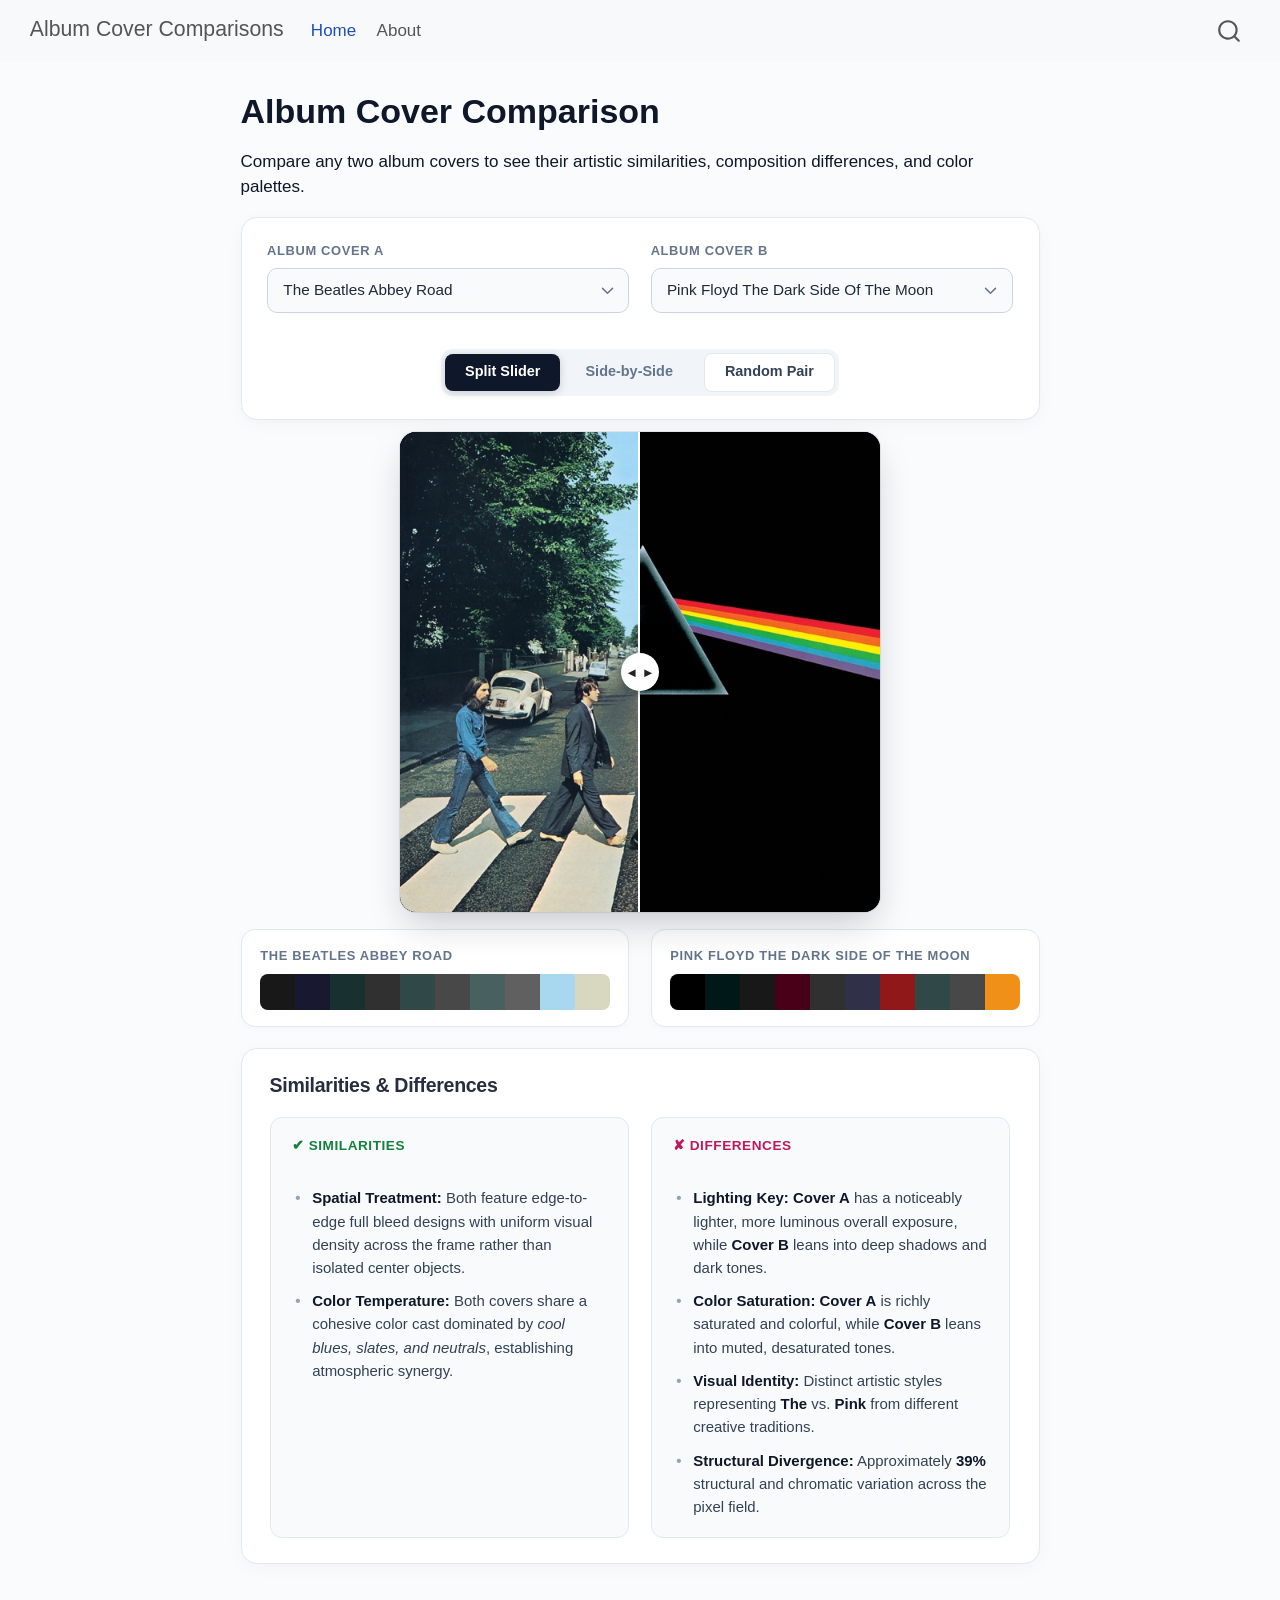
<file: index.html>
<!DOCTYPE html>
<html xmlns="http://www.w3.org/1999/xhtml" lang="en" xml:lang="en"><head>

<meta charset="utf-8">
<meta name="generator" content="quarto-1.10.18">

<meta name="viewport" content="width=device-width, initial-scale=1.0, user-scalable=yes">


<title>Album Cover Comparison – Album Cover Comparisons</title>
<style>
/* Default styles provided by pandoc.
** See https://pandoc.org/MANUAL.html#variables-for-html for config info.
*/
span.smallcaps{font-variant: small-caps;}
div.columns{display: flex; gap: 1.5em;}
div.column{flex: auto;}
@media screen {
div.columns{gap: min(4vw, 1.5em);}
div.column{overflow-x: auto;}
}
div.hanging-indent{margin-left: 1.5em; text-indent: -1.5em;}
ul.task-list{list-style: none;}
ul.task-list li input[type="checkbox"] {
  width: 0.8em;
  margin: 0 0.8em 0.2em -1em; /* quarto-specific, see https://github.com/quarto-dev/quarto-cli/issues/4556 */ 
  vertical-align: middle;
}
</style>


<script src="site_libs/quarto-nav/quarto-nav.js"></script>
<script src="site_libs/quarto-nav/headroom.min.js"></script>
<script src="site_libs/clipboard/clipboard.min.js"></script>
<script src="site_libs/quarto-search/autocomplete.umd.js"></script>
<script src="site_libs/quarto-search/fuse.min.js"></script>
<script src="site_libs/quarto-search/quarto-search.js"></script>
<meta name="quarto:offset" content="./">
<script src="site_libs/quarto-html/quarto.js" type="module"></script>
<script src="site_libs/quarto-html/tabsets/tabsets.js" type="module"></script>
<script src="site_libs/quarto-html/popper.min.js"></script>
<script src="site_libs/quarto-html/tippy.umd.min.js"></script>
<script src="site_libs/quarto-html/anchor.min.js"></script>
<link href="site_libs/quarto-html/tippy.css" rel="stylesheet">
<link href="site_libs/quarto-html/quarto-syntax-highlighting-64a204ab8560d761af7679ceaba22944.css" rel="stylesheet" id="quarto-text-highlighting-styles">
<script src="site_libs/bootstrap/bootstrap.min.js"></script>
<link href="site_libs/bootstrap/bootstrap-icons.css" rel="stylesheet">
<link href="site_libs/bootstrap/bootstrap-3eaf8885052e939fbbbe2bfb513fc417.min.css" rel="stylesheet" append-hash="true" id="quarto-bootstrap" data-mode="light">
<script id="quarto-search-options" type="application/json">{
  "location": "navbar",
  "copy-button": false,
  "collapse-after": 3,
  "panel-placement": "end",
  "type": "overlay",
  "limit": 50,
  "keyboard-shortcut": [
    "f",
    "/",
    "s"
  ],
  "show-item-context": false,
  "language": {
    "search-no-results-text": "No results",
    "search-matching-documents-text": "matching documents",
    "search-copy-link-title": "Copy link to search",
    "search-hide-matches-text": "Hide additional matches",
    "search-more-match-text": "more match in this document",
    "search-more-matches-text": "more matches in this document",
    "search-clear-button-title": "Clear",
    "search-text-placeholder": "",
    "search-detached-cancel-button-title": "Cancel",
    "search-submit-button-title": "Submit",
    "search-label": "Search"
  }
}</script>


<link rel="stylesheet" href="styles.css">
</head>

<body class="nav-fixed fullcontent quarto-light">

<div id="quarto-search-results"></div>
  <header id="quarto-header" class="headroom fixed-top">
    <nav class="navbar navbar-expand-lg " data-bs-theme="dark">
      <div class="navbar-container container-fluid">
      <div class="navbar-brand-container mx-auto">
    <a class="navbar-brand" href="./index.html">
    <span class="navbar-title">Album Cover Comparisons</span>
    </a>
  </div>
            <div id="quarto-search" class="" title="Search"></div>
          <button class="navbar-toggler" type="button" data-bs-toggle="collapse" data-bs-target="#navbarCollapse" aria-controls="navbarCollapse" role="menu" aria-expanded="false" aria-label="Toggle navigation" onclick="if (window.quartoToggleHeadroom) { window.quartoToggleHeadroom(); }">
  <span class="navbar-toggler-icon"></span>
</button>
          <div class="collapse navbar-collapse" id="navbarCollapse">
            <ul class="navbar-nav navbar-nav-scroll me-auto">
  <li class="nav-item">
    <a class="nav-link active" href="./index.html" aria-current="page"> 
<span class="menu-text">Home</span></a>
  </li>  
  <li class="nav-item">
    <a class="nav-link" href="./about.html"> 
<span class="menu-text">About</span></a>
  </li>  
</ul>
          </div> <!-- /navcollapse -->
            <div class="quarto-navbar-tools">
</div>
      </div> <!-- /container-fluid -->
    </nav>
</header>
<!-- content -->
<div id="quarto-content" class="quarto-container page-columns page-rows-contents page-layout-article page-navbar">
<!-- sidebar -->
<!-- margin-sidebar -->
    
<!-- main -->
<main class="content" id="quarto-document-content">

<header id="title-block-header" class="quarto-title-block default">
<div class="quarto-title">
<h1 class="title">Album Cover Comparison</h1>
</div>



<div class="quarto-title-meta">

    
  
    
  </div>
  


</header>


<p>Compare any two album covers to see their artistic similarities, composition differences, and color palettes.</p>
<div class="controls-card">
<div class="selector-grid">
<div class="select-group">
<p><label for="selectA">Album Cover A</label> <select id="selectA" class="album-select"> <option value="elton_john_17_11_70.jpg">Elton John 17 11 70</option> <option value="elton_john_21_at_33.jpg">Elton John 21 At 33</option> <option value="elton_john_a_single_man.jpg">Elton John A Single Man</option> <option value="elton_john_aida_1999_concept_album.jpg">Elton John Aida 1999 Concept Album</option> <option value="elton_john_apple_music_festival_london_2016.jpg">Elton John Apple Music Festival London 2016</option> <option value="elton_john_billy_elliot_the_musical_original_cast_recording.jpg">Elton John Billy Elliot The Musical Original Cast Recording</option> <option value="elton_john_blue_moves.jpg">Elton John Blue Moves</option> <option value="elton_john_breaking_hearts.jpg">Elton John Breaking Hearts</option> <option value="elton_john_captain_fantastic_and_the_brown_dirt_cowboy.jpg">Elton John Captain Fantastic And The Brown Dirt Cowboy</option> <option value="elton_john_caribou.jpg">Elton John Caribou</option> <option value="elton_john_diamonds.jpg">Elton John Diamonds</option> <option value="elton_john_dont_shoot_me_im_only_the_piano_player.jpg">Elton John Dont Shoot Me Im Only The Piano Player</option> <option value="elton_john_duets.jpg">Elton John Duets</option> <option value="elton_john_electricity.jpg">Elton John Electricity</option> <option value="elton_john_elton_60_live_at_madison_square_garden.jpg">Elton John Elton 60 Live At Madison Square Garden</option> <option value="elton_john_elton_john_and_tim_rices_aida.jpg">Elton John Elton John And Tim Rices Aida</option> <option value="elton_john_elton_john_one_night_only_the_greatest_hits.jpg">Elton John Elton John One Night Only The Greatest Hits</option> <option value="elton_john_elton_john.jpg">Elton John Elton John</option> <option value="elton_john_empty_sky.jpg">Elton John Empty Sky</option> <option value="elton_john_gnomeo_and_juliet.jpg">Elton John Gnomeo And Juliet</option> <option value="elton_john_good_morning_to_the_night.jpg">Elton John Good Morning To The Night</option> <option value="elton_john_goodbye_yellow_brick_road.jpg">Elton John Goodbye Yellow Brick Road</option> <option value="elton_john_here_and_there.jpg">Elton John Here And There</option> <option value="elton_john_honky_ch_teau.jpg">Elton John Honky Ch Teau</option> <option value="elton_john_ice_on_fire.jpg">Elton John Ice On Fire</option> <option value="elton_john_itunes_festival_london_2013_ep.jpg">Elton John Itunes Festival London 2013 Ep</option> <option value="elton_john_jewel_box.jpg">Elton John Jewel Box</option> <option value="elton_john_jump_up.jpg">Elton John Jump Up</option> <option value="elton_john_leather_jackets.jpg">Elton John Leather Jackets</option> <option value="elton_john_live_from_moscow_1979.jpg">Elton John Live From Moscow 1979</option> <option value="elton_john_live_from_the_rainbow_theatre_with_ray_cooper.jpg">Elton John Live From The Rainbow Theatre With Ray Cooper</option> <option value="elton_john_live_in_australia.jpg">Elton John Live In Australia</option> <option value="elton_john_love_songs.jpg">Elton John Love Songs</option> <option value="elton_john_made_in_england.jpg">Elton John Made In England</option> <option value="elton_john_madman_across_the_water.jpg">Elton John Madman Across The Water</option> <option value="elton_john_never_too_late_soundtrack_to_the_disney_documentary.jpg">Elton John Never Too Late Soundtrack To The Disney Documentary</option> <option value="elton_john_never_too_late_the_deeper_cuts.jpg">Elton John Never Too Late The Deeper Cuts</option> <option value="elton_john_pavarotti_and_friends_for_war_child.jpg">Elton John Pavarotti And Friends For War Child</option> <option value="elton_john_peachtree_road.jpg">Elton John Peachtree Road</option> <option value="elton_john_radio_heart_feat_gary_numan_elton_john_and_ray_cooper.jpg">Elton John Radio Heart Feat Gary Numan Elton John And Ray Cooper</option> <option value="elton_john_rare_masters.jpg">Elton John Rare Masters</option> <option value="elton_john_reg_strikes_back.jpg">Elton John Reg Strikes Back</option> <option value="elton_john_regimental_sgt_zippo_previously_unreleased_1968_recordings.jpg">Elton John Regimental Sgt Zippo Previously Unreleased 1968 Recordings</option> <option value="elton_john_rock_of_the_westies.jpg">Elton John Rock Of The Westies</option> <option value="elton_john_rocketman_music_from_the_motion_picture.jpg">Elton John Rocketman Music From The Motion Picture</option> <option value="elton_john_running_back_to_you_feat_elton_john.jpg">Elton John Running Back To You Feat Elton John</option> <option value="elton_john_sleeping_with_the_past.jpg">Elton John Sleeping With The Past</option> <option value="elton_john_songs_from_the_west_coast.jpg">Elton John Songs From The West Coast</option> <option value="elton_john_step_into_christmas_ep.jpg">Elton John Step Into Christmas Ep</option> <option value="elton_john_step_into_christmas.jpg">Elton John Step Into Christmas</option> <option value="elton_john_symmetry_of_two_hearts_feat_elton_john_ep.jpg">Elton John Symmetry Of Two Hearts Feat Elton John Ep</option> <option value="elton_john_the_big_picture.jpg">Elton John The Big Picture</option> <option value="elton_john_the_captain_and_the_kid.jpg">Elton John The Captain And The Kid</option> <option value="elton_john_the_complete_thom_bell_sessions.jpg">Elton John The Complete Thom Bell Sessions</option> <option value="elton_john_the_devil_wears_prada_a_new_musical.jpg">Elton John The Devil Wears Prada A New Musical</option> <option value="elton_john_the_diving_board.jpg">Elton John The Diving Board</option> <option value="elton_john_the_fox.jpg">Elton John The Fox</option> <option value="elton_john_the_lion_king_original_1997_broadway_cast_recording.jpg">Elton John The Lion King Original 1997 Broadway Cast Recording</option> <option value="elton_john_the_lion_king_walt_disney_records_the_legacy_collection.jpg">Elton John The Lion King Walt Disney Records The Legacy Collection</option> <option value="elton_john_the_lion_king.jpg">Elton John The Lion King</option> <option value="elton_john_the_lockdown_sessions.jpg">Elton John The Lockdown Sessions</option> <option value="elton_john_the_muse_in_goddess_we_trust.jpg">Elton John The Muse In Goddess We Trust</option> <option value="elton_john_the_one.jpg">Elton John The One</option> <option value="elton_john_the_road_to_el_dorado.jpg">Elton John The Road To El Dorado</option> <option value="elton_john_the_union.jpg">Elton John The Union</option> <option value="elton_john_to_be_continued_box_set.jpg">Elton John To Be Continued Box Set</option> <option value="elton_john_too_low_for_zero.jpg">Elton John Too Low For Zero</option> <option value="elton_john_tumbleweed_connection.jpg">Elton John Tumbleweed Connection</option> <option value="elton_john_victim_of_love.jpg">Elton John Victim Of Love</option> <option value="elton_john_who_believes_in_angels.jpg">Elton John Who Believes In Angels</option> <option value="elton_john_wonderful_crazy_night.jpg">Elton John Wonderful Crazy Night</option> <option value="eminem_curtain_call_2.jpg">Eminem Curtain Call 2</option> <option value="eminem_curtain_call_the_hits.jpg">Eminem Curtain Call The Hits</option> <option value="eminem_d12_world.jpg">Eminem D12 World</option> <option value="eminem_devils_night.jpg">Eminem Devils Night</option> <option value="eminem_eminem_presents_the_re_up.jpg">Eminem Eminem Presents The Re Up</option> <option value="eminem_encore.jpg">Eminem Encore</option> <option value="eminem_hell_the_sequel.jpg">Eminem Hell The Sequel</option> <option value="eminem_just_dont_give_a_f_k_ep.jpg">Eminem Just Dont Give A F K Ep</option> <option value="eminem_kamikaze.jpg">Eminem Kamikaze</option> <option value="eminem_music_to_be_murdered_by_side_b.jpg">Eminem Music To Be Murdered By Side B</option> <option value="eminem_music_to_be_murdered_by.jpg">Eminem Music To Be Murdered By</option> <option value="eminem_recovery.jpg">Eminem Recovery</option> <option value="eminem_relapse_refill.jpg">Eminem Relapse Refill</option> <option value="eminem_relapse.jpg">Eminem Relapse</option> <option value="eminem_revival.jpg">Eminem Revival</option> <option value="eminem_southpaw_music_from_and_inspired_by_the_motion_picture.jpg">Eminem Southpaw Music From And Inspired By The Motion Picture</option> <option value="eminem_stans.jpg">Eminem Stans</option> <option value="eminem_the_death_of_slim_shady_coup_de_gr_ce_expanded_mourner_s_edition.jpg">Eminem The Death Of Slim Shady Coup De Gr Ce Expanded Mourner S Edition</option> <option value="eminem_the_death_of_slim_shady_coup_de_gr_ce.jpg">Eminem The Death Of Slim Shady Coup De Gr Ce</option> <option value="eminem_the_eminem_show.jpg">Eminem The Eminem Show</option> <option value="eminem_the_marshall_mathers_lp.jpg">Eminem The Marshall Mathers Lp</option> <option value="eminem_the_marshall_mathers_lp2.jpg">Eminem The Marshall Mathers Lp2</option> <option value="eminem_the_slim_shady_lp.jpg">Eminem The Slim Shady Lp</option> <option value="led_zeppelin_an_introduction_to_led_zeppelin.jpg">Led Zeppelin An Introduction To Led Zeppelin</option> <option value="led_zeppelin_celebration_day.jpg">Led Zeppelin Celebration Day</option> <option value="led_zeppelin_coda.jpg">Led Zeppelin Coda</option> <option value="led_zeppelin_houses_of_the_holy.jpg">Led Zeppelin Houses Of The Holy</option> <option value="led_zeppelin_how_the_west_was_won.jpg">Led Zeppelin How The West Was Won</option> <option value="led_zeppelin_in_through_the_out_door.jpg">Led Zeppelin In Through The Out Door</option> <option value="led_zeppelin_led_zeppelin_ii.jpg">Led Zeppelin Led Zeppelin Ii</option> <option value="led_zeppelin_led_zeppelin_iii.jpg">Led Zeppelin Led Zeppelin Iii</option> <option value="led_zeppelin_led_zeppelin_iv.jpg">Led Zeppelin Led Zeppelin Iv</option> <option value="led_zeppelin_led_zeppelin_x_led_zeppelin.jpg">Led Zeppelin Led Zeppelin X Led Zeppelin</option> <option value="led_zeppelin_led_zeppelin.jpg">Led Zeppelin Led Zeppelin</option> <option value="led_zeppelin_mothership.jpg">Led Zeppelin Mothership</option> <option value="led_zeppelin_physical_graffiti.jpg">Led Zeppelin Physical Graffiti</option> <option value="led_zeppelin_presence.jpg">Led Zeppelin Presence</option> <option value="led_zeppelin_the_complete_bbc_sessions.jpg">Led Zeppelin The Complete Bbc Sessions</option> <option value="led_zeppelin_the_complete_studio_albums.jpg">Led Zeppelin The Complete Studio Albums</option> <option value="led_zeppelin_the_song_remains_the_same.jpg">Led Zeppelin The Song Remains The Same</option> <option value="madonna_4_minutes_feat_justin_timberlake_and_timbaland_single.jpg">Madonna 4 Minutes Feat Justin Timberlake And Timbaland Single</option> <option value="madonna_american_life_die_another_day_ep.jpg">Madonna American Life Die Another Day Ep</option> <option value="madonna_american_life.jpg">Madonna American Life</option> <option value="madonna_american_pie_single.jpg">Madonna American Pie Single</option> <option value="madonna_austin_powers_the_spy_who_shagged_me_music_from_the_motion_picture.jpg">Madonna Austin Powers The Spy Who Shagged Me Music From The Motion Picture</option> <option value="madonna_bad_girl_fever.jpg">Madonna Bad Girl Fever</option> <option value="madonna_beautiful_stranger_ep.jpg">Madonna Beautiful Stranger Ep</option> <option value="madonna_bedtime_stories_the_untold_chapter.jpg">Madonna Bedtime Stories The Untold Chapter</option> <option value="madonna_bedtime_stories.jpg">Madonna Bedtime Stories</option> <option value="madonna_bedtime_story_ep.jpg">Madonna Bedtime Story Ep</option> <option value="madonna_bitch_im_madonna_feat_nicki_minaj_single.jpg">Madonna Bitch Im Madonna Feat Nicki Minaj Single</option> <option value="madonna_burning_up_physical_attraction_ep.jpg">Madonna Burning Up Physical Attraction Ep</option> <option value="madonna_bye_bye_baby_ep.jpg">Madonna Bye Bye Baby Ep</option> <option value="madonna_celebration_single.jpg">Madonna Celebration Single</option> <option value="madonna_celebration.jpg">Madonna Celebration</option> <option value="madonna_confessions_ii_afterhours_edition.jpg">Madonna Confessions Ii Afterhours Edition</option> <option value="madonna_confessions_ii_grindr_edition.jpg">Madonna Confessions Ii Grindr Edition</option> <option value="madonna_confessions_ii_icon_edition.jpg">Madonna Confessions Ii Icon Edition</option> <option value="madonna_confessions_ii_instrumentals.jpg">Madonna Confessions Ii Instrumentals</option> <option value="madonna_confessions_ii_the_film_edition.jpg">Madonna Confessions Ii The Film Edition</option> <option value="madonna_confessions_ii.jpg">Madonna Confessions Ii</option> <option value="madonna_confessions_on_a_dance_floor.jpg">Madonna Confessions On A Dance Floor</option> <option value="madonna_crave.jpg">Madonna Crave</option> <option value="madonna_deeper_and_deeper_single.jpg">Madonna Deeper And Deeper Single</option> <option value="madonna_dont_cry_for_me_argentina_ep.jpg">Madonna Dont Cry For Me Argentina Ep</option> <option value="madonna_dont_tell_me_ep.jpg">Madonna Dont Tell Me Ep</option> <option value="madonna_drowned_world_substitute_for_love_single.jpg">Madonna Drowned World Substitute For Love Single</option> <option value="madonna_erotica_ep.jpg">Madonna Erotica Ep</option> <option value="madonna_erotica.jpg">Madonna Erotica</option> <option value="madonna_evita.jpg">Madonna Evita</option> <option value="madonna_express_yourself_ep.jpg">Madonna Express Yourself Ep</option> <option value="madonna_finally_enough_love_50_number_ones.jpg">Madonna Finally Enough Love 50 Number Ones</option> <option value="madonna_finally_enough_love.jpg">Madonna Finally Enough Love</option> <option value="madonna_frozen_ep.jpg">Madonna Frozen Ep</option> <option value="madonna_get_together_ep.jpg">Madonna Get Together Ep</option> <option value="madonna_ghosttown.jpg">Madonna Ghosttown</option> <option value="madonna_ghv2.jpg">Madonna Ghv2</option> <option value="madonna_girl_gone_wild.jpg">Madonna Girl Gone Wild</option> <option value="madonna_give_it_2_me.jpg">Madonna Give It 2 Me</option> <option value="madonna_give_me_all_your_luvin_feat_nicki_minaj_and_m_i_a_single.jpg">Madonna Give Me All Your Luvin Feat Nicki Minaj And M I A Single</option> <option value="madonna_hard_candy.jpg">Madonna Hard Candy</option> <option value="madonna_hollywood_ep.jpg">Madonna Hollywood Ep</option> <option value="madonna_human_nature.jpg">Madonna Human Nature</option> <option value="madonna_hung_up_single.jpg">Madonna Hung Up Single</option> <option value="madonna_i_dont_search_i_find.jpg">Madonna I Dont Search I Find</option> <option value="madonna_i_rise.jpg">Madonna I Rise</option> <option value="madonna_ill_remember_single.jpg">Madonna Ill Remember Single</option> <option value="madonna_im_breathless_music_from_and_inspired_by_the_film_dick_tracy.jpg">Madonna Im Breathless Music From And Inspired By The Film Dick Tracy</option> <option value="madonna_into_the_groove_single.jpg">Madonna Into The Groove Single</option> <option value="madonna_jump_single.jpg">Madonna Jump Single</option> <option value="madonna_justify_my_love_single.jpg">Madonna Justify My Love Single</option> <option value="madonna_keep_it_together_single.jpg">Madonna Keep It Together Single</option> <option value="madonna_like_a_prayer_ep.jpg">Madonna Like A Prayer Ep</option> <option value="madonna_like_a_prayer.jpg">Madonna Like A Prayer</option> <option value="madonna_like_a_virgin.jpg">Madonna Like A Virgin</option> <option value="madonna_living_for_love_single.jpg">Madonna Living For Love Single</option> <option value="madonna_love_dont_live_here_anymore_ep.jpg">Madonna Love Dont Live Here Anymore Ep</option> <option value="madonna_love_profusion_ep.jpg">Madonna Love Profusion Ep</option> <option value="madonna_madame_x_music_from_the_theater_xperience.jpg">Madonna Madame X Music From The Theater Xperience</option> <option value="madonna_madame_x.jpg">Madonna Madame X</option> <option value="madonna_madonna.jpg">Madonna Madonna</option> <option value="madonna_mdna_world_tour.jpg">Madonna Mdna World Tour</option> <option value="madonna_mdna.jpg">Madonna Mdna</option> <option value="madonna_medell_n.jpg">Madonna Medell N</option> <option value="madonna_miles_away.jpg">Madonna Miles Away</option> <option value="madonna_music.jpg">Madonna Music</option> <option value="madonna_nothing_fails_ep.jpg">Madonna Nothing Fails Ep</option> <option value="madonna_nothing_really_matters_ep.jpg">Madonna Nothing Really Matters Ep</option> <option value="madonna_popular_feat_playboi_carti_single.jpg">Madonna Popular Feat Playboi Carti Single</option> <option value="madonna_rain_ep.jpg">Madonna Rain Ep</option> <option value="madonna_ray_of_light_ep.jpg">Madonna Ray Of Light Ep</option> <option value="madonna_ray_of_light.jpg">Madonna Ray Of Light</option> <option value="madonna_rebel_heart_tour.jpg">Madonna Rebel Heart Tour</option> <option value="madonna_rebel_heart.jpg">Madonna Rebel Heart</option> <option value="madonna_remixed_and_revisited.jpg">Madonna Remixed And Revisited</option> <option value="madonna_rescue_me_ep.jpg">Madonna Rescue Me Ep</option> <option value="madonna_revolver_ep.jpg">Madonna Revolver Ep</option> <option value="madonna_secret_ep.jpg">Madonna Secret Ep</option> <option value="madonna_something_to_remember.jpg">Madonna Something To Remember</option> <option value="madonna_sorry_feat_darmon_ep.jpg">Madonna Sorry Feat Darmon Ep</option> <option value="madonna_sorry_single.jpg">Madonna Sorry Single</option> <option value="madonna_sticky_and_sweet_tour.jpg">Madonna Sticky And Sweet Tour</option> <option value="madonna_take_a_bow_single.jpg">Madonna Take A Bow Single</option> <option value="madonna_the_confessions_tour.jpg">Madonna The Confessions Tour</option> <option value="madonna_the_immaculate_collection.jpg">Madonna The Immaculate Collection</option> <option value="madonna_the_next_best_thing_music_from_the_motion_picture.jpg">Madonna The Next Best Thing Music From The Motion Picture</option> <option value="madonna_the_power_of_good_bye_single.jpg">Madonna The Power Of Good Bye Single</option> <option value="madonna_true_blue.jpg">Madonna True Blue</option> <option value="madonna_turn_up_the_radio_single.jpg">Madonna Turn Up The Radio Single</option> <option value="madonna_veronica_electronica.jpg">Madonna Veronica Electronica</option> <option value="madonna_what_it_feels_like_for_a_girl_ep.jpg">Madonna What It Feels Like For A Girl Ep</option> <option value="madonna_whos_that_girl.jpg">Madonna Whos That Girl</option> <option value="madonna_you_can_dance.jpg">Madonna You Can Dance</option> <option value="madonna_youll_see_ep.jpg">Madonna Youll See Ep</option> <option value="mariah_carey_1_to_infinity.jpg">Mariah Carey 1 To Infinity</option> <option value="mariah_carey_1s.jpg">Mariah Carey 1s</option> <option value="mariah_carey_against_all_odds_take_a_look_at_me_now_ep.jpg">Mariah Carey Against All Odds Take A Look At Me Now Ep</option> <option value="mariah_carey_always_be_my_baby_ep.jpg">Mariah Carey Always Be My Baby Ep</option> <option value="mariah_carey_anytime_you_need_a_friend.jpg">Mariah Carey Anytime You Need A Friend</option> <option value="mariah_carey_at_the_pearl_palms_concert_theatre.jpg">Mariah Carey At The Pearl Palms Concert Theatre</option> <option value="mariah_carey_auld_lang_syne_the_new_years_anthem.jpg">Mariah Carey Auld Lang Syne The New Years Anthem</option> <option value="mariah_carey_boy_i_need_you_ep.jpg">Mariah Carey Boy I Need You Ep</option> <option value="mariah_carey_bringin_on_the_heartbreak_single.jpg">Mariah Carey Bringin On The Heartbreak Single</option> <option value="mariah_carey_butterfly_25th_anniversary_expanded_edition.jpg">Mariah Carey Butterfly 25th Anniversary Expanded Edition</option> <option value="mariah_carey_butterfly_ep.jpg">Mariah Carey Butterfly Ep</option> <option value="mariah_carey_butterfly.jpg">Mariah Carey Butterfly</option> <option value="mariah_carey_cant_take_that_away_mariahs_theme_ep.jpg">Mariah Carey Cant Take That Away Mariahs Theme Ep</option> <option value="mariah_carey_caution.jpg">Mariah Carey Caution</option> <option value="mariah_carey_charmbracelet.jpg">Mariah Carey Charmbracelet</option> <option value="mariah_carey_daydream.jpg">Mariah Carey Daydream</option> <option value="mariah_carey_do_you_know_where_youre_going_to_ep.jpg">Mariah Carey Do You Know Where Youre Going To Ep</option> <option value="mariah_carey_dont_forget_about_us_ep.jpg">Mariah Carey Dont Forget About Us Ep</option> <option value="mariah_carey_dreamlover_ep.jpg">Mariah Carey Dreamlover Ep</option> <option value="mariah_carey_e_mc2.jpg">Mariah Carey E Mc2</option> <option value="mariah_carey_emotions_ep.jpg">Mariah Carey Emotions Ep</option> <option value="mariah_carey_emotions.jpg">Mariah Carey Emotions</option> <option value="mariah_carey_fantasy_ep.jpg">Mariah Carey Fantasy Ep</option> <option value="mariah_carey_glitter.jpg">Mariah Carey Glitter</option> <option value="mariah_carey_greatest_hits.jpg">Mariah Carey Greatest Hits</option> <option value="mariah_carey_heartbreaker_ep.jpg">Mariah Carey Heartbreaker Ep</option> <option value="mariah_carey_here_for_it_all.jpg">Mariah Carey Here For It All</option> <option value="mariah_carey_honey_ep.jpg">Mariah Carey Honey Ep</option> <option value="mariah_carey_i_stay_in_love.jpg">Mariah Carey I Stay In Love</option> <option value="mariah_carey_i_still_believe_ep.jpg">Mariah Carey I Still Believe Ep</option> <option value="mariah_carey_i_want_to_know_what_love_is.jpg">Mariah Carey I Want To Know What Love Is</option> <option value="mariah_carey_its_like_that.jpg">Mariah Carey Its Like That</option> <option value="mariah_carey_joy_to_the_world_ep.jpg">Mariah Carey Joy To The World Ep</option> <option value="mariah_carey_make_it_happen_ep.jpg">Mariah Carey Make It Happen Ep</option> <option value="mariah_carey_mariah_carey.jpg">Mariah Carey Mariah Carey</option> <option value="mariah_carey_mariah_careys_magical_christmas_special.jpg">Mariah Carey Mariah Careys Magical Christmas Special</option> <option value="mariah_carey_mariah_en_espa_ol_ep.jpg">Mariah Carey Mariah En Espa Ol Ep</option> <option value="mariah_carey_me_i_am_mariah_the_elusive_chanteuse.jpg">Mariah Carey Me I Am Mariah The Elusive Chanteuse</option> <option value="mariah_carey_memoirs_of_an_imperfect_angel.jpg">Mariah Carey Memoirs Of An Imperfect Angel</option> <option value="mariah_carey_merry_christmas_30th_anniversary_edition.jpg">Mariah Carey Merry Christmas 30th Anniversary Edition</option> <option value="mariah_carey_merry_christmas_ii_you.jpg">Mariah Carey Merry Christmas Ii You</option> <option value="mariah_carey_merry_christmas.jpg">Mariah Carey Merry Christmas</option> <option value="mariah_carey_mtv_unplugged_mariah_carey_ep.jpg">Mariah Carey Mtv Unplugged Mariah Carey Ep</option> <option value="mariah_carey_music_box_30th_anniversary_edition.jpg">Mariah Carey Music Box 30th Anniversary Edition</option> <option value="mariah_carey_music_box.jpg">Mariah Carey Music Box</option> <option value="mariah_carey_my_all_ep.jpg">Mariah Carey My All Ep</option> <option value="mariah_carey_oh_santa_ep.jpg">Mariah Carey Oh Santa Ep</option> <option value="mariah_carey_rainbow_25th_anniversary_expanded_edition.jpg">Mariah Carey Rainbow 25th Anniversary Expanded Edition</option> <option value="mariah_carey_rainbow.jpg">Mariah Carey Rainbow</option> <option value="mariah_carey_say_somethin_ep.jpg">Mariah Carey Say Somethin Ep</option> <option value="mariah_carey_someday_ep.jpg">Mariah Carey Someday Ep</option> <option value="mariah_carey_sweetheart_ep.jpg">Mariah Carey Sweetheart Ep</option> <option value="mariah_carey_thank_god_i_found_you_ep.jpg">Mariah Carey Thank God I Found You Ep</option> <option value="mariah_carey_the_emancipation_of_mimi.jpg">Mariah Carey The Emancipation Of Mimi</option> <option value="mariah_carey_the_live_debut_1990_ep.jpg">Mariah Carey The Live Debut 1990 Ep</option> <option value="mariah_carey_the_one.jpg">Mariah Carey The One</option> <option value="mariah_carey_the_rarities.jpg">Mariah Carey The Rarities</option> <option value="mariah_carey_the_remixes.jpg">Mariah Carey The Remixes</option> <option value="mariah_carey_the_roof_back_in_time_ep.jpg">Mariah Carey The Roof Back In Time Ep</option> <option value="mariah_carey_theres_got_to_be_a_way_ep.jpg">Mariah Carey Theres Got To Be A Way Ep</option> <option value="mariah_carey_through_the_rain_ep.jpg">Mariah Carey Through The Rain Ep</option> <option value="mariah_carey_touch_my_body_ep.jpg">Mariah Carey Touch My Body Ep</option> <option value="mariah_carey_triumphant.jpg">Mariah Carey Triumphant</option> <option value="mariah_carey_we_belong_together.jpg">Mariah Carey We Belong Together</option> <option value="mariah_carey_youre_mine_eternal.jpg">Mariah Carey Youre Mine Eternal</option> <option value="michael_jackson_20th_century_masters_the_millennium_collection_best_of_michael_jackson.jpg">Michael Jackson 20th Century Masters The Millennium Collection Best Of Michael Jackson</option> <option value="michael_jackson_anthology_the_best_of_michael_jackson.jpg">Michael Jackson Anthology The Best Of Michael Jackson</option> <option value="michael_jackson_bad_25th_anniversary.jpg">Michael Jackson Bad 25th Anniversary</option> <option value="michael_jackson_bad.jpg">Michael Jackson Bad</option> <option value="michael_jackson_ben.jpg">Michael Jackson Ben</option> <option value="michael_jackson_blood_on_the_dance_floor_history_in_the_mix.jpg">Michael Jackson Blood On The Dance Floor History In The Mix</option> <option value="michael_jackson_dangerous.jpg">Michael Jackson Dangerous</option> <option value="michael_jackson_farewell_my_summer_love.jpg">Michael Jackson Farewell My Summer Love</option> <option value="michael_jackson_forever_michael.jpg">Michael Jackson Forever Michael</option> <option value="michael_jackson_gold.jpg">Michael Jackson Gold</option> <option value="michael_jackson_got_to_be_there.jpg">Michael Jackson Got To Be There</option> <option value="michael_jackson_hello_world_the_motown_solo_collection.jpg">Michael Jackson Hello World The Motown Solo Collection</option> <option value="michael_jackson_history_continues.jpg">Michael Jackson History Continues</option> <option value="michael_jackson_history_past_present_and_future_book_i.jpg">Michael Jackson History Past Present And Future Book I</option> <option value="michael_jackson_immortal_music_from_the_cirque_du_soleil_show.jpg">Michael Jackson Immortal Music From The Cirque Du Soleil Show</option> <option value="michael_jackson_invincible.jpg">Michael Jackson Invincible</option> <option value="michael_jackson_joyful_jukebox_music_feat_michael_jackson.jpg">Michael Jackson Joyful Jukebox Music Feat Michael Jackson</option> <option value="michael_jackson_looking_back_to_yesterday_never_before_released_masters.jpg">Michael Jackson Looking Back To Yesterday Never Before Released Masters</option> <option value="michael_jackson_love_songs.jpg">Michael Jackson Love Songs</option> <option value="michael_jackson_michael_jacksons_this_is_it_the_music_that_inspired_the_movie.jpg">Michael Jackson Michael Jacksons This Is It The Music That Inspired The Movie</option> <option value="michael_jackson_michael_jacksons_vision.jpg">Michael Jackson Michael Jacksons Vision</option> <option value="michael_jackson_michael_songs_from_the_motion_picture.jpg">Michael Jackson Michael Songs From The Motion Picture</option> <option value="michael_jackson_michael_the_birth_of_a_superstar.jpg">Michael Jackson Michael The Birth Of A Superstar</option> <option value="michael_jackson_michael.jpg">Michael Jackson Michael</option> <option value="michael_jackson_music_and_me.jpg">Michael Jackson Music And Me</option> <option value="michael_jackson_number_ones.jpg">Michael Jackson Number Ones</option> <option value="michael_jackson_off_the_wall.jpg">Michael Jackson Off The Wall</option> <option value="michael_jackson_pure_michael_motown_a_cappella.jpg">Michael Jackson Pure Michael Motown A Cappella</option> <option value="michael_jackson_scream.jpg">Michael Jackson Scream</option> <option value="michael_jackson_the_complete_remix_suite.jpg">Michael Jackson The Complete Remix Suite</option> <option value="michael_jackson_the_definitive_collection_michael_jackson.jpg">Michael Jackson The Definitive Collection Michael Jackson</option> <option value="michael_jackson_the_essential_michael_jackson.jpg">Michael Jackson The Essential Michael Jackson</option> <option value="michael_jackson_the_indispensable_collection.jpg">Michael Jackson The Indispensable Collection</option> <option value="michael_jackson_the_original_soul_of_michael_jackson.jpg">Michael Jackson The Original Soul Of Michael Jackson</option> <option value="michael_jackson_the_stripped_mixes.jpg">Michael Jackson The Stripped Mixes</option> <option value="michael_jackson_the_ultimate_fan_extras_collection.jpg">Michael Jackson The Ultimate Fan Extras Collection</option> <option value="michael_jackson_thriller_40.jpg">Michael Jackson Thriller 40</option> <option value="michael_jackson_thriller.jpg">Michael Jackson Thriller</option> <option value="michael_jackson_xscape.jpg">Michael Jackson Xscape</option> <option value="pink_floyd_8_tracks.jpg">Pink Floyd 8 Tracks</option> <option value="pink_floyd_a_collection_of_great_dance_songs.jpg">Pink Floyd A Collection Of Great Dance Songs</option> <option value="pink_floyd_a_foot_in_the_door_the_best_of_pink_floyd.jpg">Pink Floyd A Foot In The Door The Best Of Pink Floyd</option> <option value="pink_floyd_a_momentary_lapse_of_reason.jpg">Pink Floyd A Momentary Lapse Of Reason</option> <option value="pink_floyd_a_saucerful_of_secrets.jpg">Pink Floyd A Saucerful Of Secrets</option> <option value="pink_floyd_animals.jpg">Pink Floyd Animals</option> <option value="pink_floyd_atom_heart_mother.jpg">Pink Floyd Atom Heart Mother</option> <option value="pink_floyd_delicate_sound_of_thunder.jpg">Pink Floyd Delicate Sound Of Thunder</option> <option value="pink_floyd_echoes_the_best_of_pink_floyd.jpg">Pink Floyd Echoes The Best Of Pink Floyd</option> <option value="pink_floyd_live_at_knebworth_1990.jpg">Pink Floyd Live At Knebworth 1990</option> <option value="pink_floyd_live_in_venice.jpg">Pink Floyd Live In Venice</option> <option value="pink_floyd_meddle.jpg">Pink Floyd Meddle</option> <option value="pink_floyd_more.jpg">Pink Floyd More</option> <option value="pink_floyd_obscured_by_clouds.jpg">Pink Floyd Obscured By Clouds</option> <option value="pink_floyd_pink_floyd_at_pompeii_mcmlxxii.jpg">Pink Floyd Pink Floyd At Pompeii Mcmlxxii</option> <option value="pink_floyd_pulse.jpg">Pink Floyd Pulse</option> <option value="pink_floyd_relics.jpg">Pink Floyd Relics</option> <option value="pink_floyd_the_dark_side_of_the_moon_live_at_wembley_1974.jpg">Pink Floyd The Dark Side Of The Moon Live At Wembley 1974</option> <option value="pink_floyd_the_dark_side_of_the_moon.jpg">Pink Floyd The Dark Side Of The Moon</option> <option value="pink_floyd_the_division_bell.jpg">Pink Floyd The Division Bell</option> <option value="pink_floyd_the_early_years_1965_1967_cambridge_st_ation.jpg">Pink Floyd The Early Years 1965 1967 Cambridge St Ation</option> <option value="pink_floyd_the_early_years_1967_1972_cre_ation.jpg">Pink Floyd The Early Years 1967 1972 Cre Ation</option> <option value="pink_floyd_the_early_years_1968_germin_ation.jpg">Pink Floyd The Early Years 1968 Germin Ation</option> <option value="pink_floyd_the_early_years_1969_dramatis_ation.jpg">Pink Floyd The Early Years 1969 Dramatis Ation</option> <option value="pink_floyd_the_early_years_1970_devi_ation.jpg">Pink Floyd The Early Years 1970 Devi Ation</option> <option value="pink_floyd_the_early_years_1971_reverber_ation.jpg">Pink Floyd The Early Years 1971 Reverber Ation</option> <option value="pink_floyd_the_early_years_1972_obfusc_ation.jpg">Pink Floyd The Early Years 1972 Obfusc Ation</option> <option value="pink_floyd_the_endless_river.jpg">Pink Floyd The Endless River</option> <option value="pink_floyd_the_final_cut.jpg">Pink Floyd The Final Cut</option> <option value="pink_floyd_the_later_years_1987_2019.jpg">Pink Floyd The Later Years 1987 2019</option> <option value="pink_floyd_the_later_years.jpg">Pink Floyd The Later Years</option> <option value="pink_floyd_the_piper_at_the_gates_of_dawn.jpg">Pink Floyd The Piper At The Gates Of Dawn</option> <option value="pink_floyd_the_wall.jpg">Pink Floyd The Wall</option> <option value="pink_floyd_ummagumma.jpg">Pink Floyd Ummagumma</option> <option value="pink_floyd_wish_you_were_here_50.jpg">Pink Floyd Wish You Were Here 50</option> <option value="pink_floyd_wish_you_were_here.jpg">Pink Floyd Wish You Were Here</option> <option value="queen_a_day_at_the_races.jpg">Queen A Day At The Races</option> <option value="queen_a_kind_of_magic.jpg">Queen A Kind Of Magic</option> <option value="queen_a_night_at_the_odeon.jpg">Queen A Night At The Odeon</option> <option value="queen_a_night_at_the_opera.jpg">Queen A Night At The Opera</option> <option value="queen_acoustic.jpg">Queen Acoustic</option> <option value="queen_anthems.jpg">Queen Anthems</option> <option value="queen_b_sides.jpg">Queen B Sides</option> <option value="queen_ballads.jpg">Queen Ballads</option> <option value="queen_bohemian_rhapsody.jpg">Queen Bohemian Rhapsody</option> <option value="queen_deep_cuts.jpg">Queen Deep Cuts</option> <option value="queen_epic.jpg">Queen Epic</option> <option value="queen_flash_gordon.jpg">Queen Flash Gordon</option> <option value="queen_funk.jpg">Queen Funk</option> <option value="queen_greatest_hits_i_ii_and_iii_the_platinum_collection.jpg">Queen Greatest Hits I Ii And Iii The Platinum Collection</option> <option value="queen_greatest_hits_ii.jpg">Queen Greatest Hits Ii</option> <option value="queen_greatest_hits_iii.jpg">Queen Greatest Hits Iii</option> <option value="queen_greatest_hits_in_japan.jpg">Queen Greatest Hits In Japan</option> <option value="queen_greatest_hits.jpg">Queen Greatest Hits</option> <option value="queen_heavy.jpg">Queen Heavy</option> <option value="queen_hot_space.jpg">Queen Hot Space</option> <option value="queen_hungarian_rhapsody.jpg">Queen Hungarian Rhapsody</option> <option value="queen_innuendo.jpg">Queen Innuendo</option> <option value="queen_jazz.jpg">Queen Jazz</option> <option value="queen_live_around_the_world.jpg">Queen Live Around The World</option> <option value="queen_live_at_fire_fight_australia.jpg">Queen Live At Fire Fight Australia</option> <option value="queen_live_at_the_rainbow.jpg">Queen Live At The Rainbow</option> <option value="queen_live_at_wembley_stadium.jpg">Queen Live At Wembley Stadium</option> <option value="queen_live_killers.jpg">Queen Live Killers</option> <option value="queen_live_magic.jpg">Queen Live Magic</option> <option value="queen_made_in_heaven.jpg">Queen Made In Heaven</option> <option value="queen_news_of_the_world.jpg">Queen News Of The World</option> <option value="queen_on_air.jpg">Queen On Air</option> <option value="queen_on_fire_live_at_the_bowl.jpg">Queen On Fire Live At The Bowl</option> <option value="queen_pop.jpg">Queen Pop</option> <option value="queen_queen_at_the_bbc.jpg">Queen Queen At The Bbc</option> <option value="queen_queen_budapest.jpg">Queen Queen Budapest</option> <option value="queen_queen_forever.jpg">Queen Queen Forever</option> <option value="queen_queen_i.jpg">Queen Queen I</option> <option value="queen_queen_ii.jpg">Queen Queen Ii</option> <option value="queen_queen_rock_montreal.jpg">Queen Queen Rock Montreal</option> <option value="queen_queen.jpg">Queen Queen</option> <option value="queen_return_of_the_champions.jpg">Queen Return Of The Champions</option> <option value="queen_riffs.jpg">Queen Riffs</option> <option value="queen_rock_n_roll.jpg">Queen Rock N Roll</option> <option value="queen_sheer_heart_attack.jpg">Queen Sheer Heart Attack</option> <option value="queen_slightly_mad.jpg">Queen Slightly Mad</option> <option value="queen_the_cosmos_rocks.jpg">Queen The Cosmos Rocks</option> <option value="queen_the_game.jpg">Queen The Game</option> <option value="queen_the_miracle.jpg">Queen The Miracle</option> <option value="queen_the_platinum_collection.jpg">Queen The Platinum Collection</option> <option value="queen_the_works.jpg">Queen The Works</option> <option value="sublime_40_oz_to_freedom.jpg">Sublime 40 Oz To Freedom</option> <option value="sublime_acoustic_bradley_nowell_and_friends.jpg">Sublime Acoustic Bradley Nowell And Friends</option> <option value="sublime_greatest_hits.jpg">Sublime Greatest Hits</option> <option value="sublime_jah_wont_pay_the_bills.jpg">Sublime Jah Wont Pay The Bills</option> <option value="sublime_robbin_the_hood.jpg">Sublime Robbin The Hood</option> <option value="sublime_second_hand_smoke.jpg">Sublime Second Hand Smoke</option> <option value="sublime_stand_by_your_van.jpg">Sublime Stand By Your Van</option> <option value="sublime_sublime.jpg">Sublime Sublime</option> <option value="tame_impala_currents.jpg">Tame Impala Currents</option> <option value="tame_impala_innerspeaker.jpg">Tame Impala Innerspeaker</option> <option value="tame_impala_live_versions.jpg">Tame Impala Live Versions</option> <option value="tame_impala_lonerism.jpg">Tame Impala Lonerism</option> <option value="tame_impala_the_slow_rush.jpg">Tame Impala The Slow Rush</option> <option value="the_beatles_a_hard_days_night.jpg">The Beatles A Hard Days Night</option> <option value="the_beatles_abbey_road.jpg" selected="">The Beatles Abbey Road</option> <option value="the_beatles_all_you_need_is_love.jpg">The Beatles All You Need Is Love</option> <option value="the_beatles_anthology_1.jpg">The Beatles Anthology 1</option> <option value="the_beatles_anthology_2.jpg">The Beatles Anthology 2</option> <option value="the_beatles_anthology_3.jpg">The Beatles Anthology 3</option> <option value="the_beatles_anthology_4.jpg">The Beatles Anthology 4</option> <option value="the_beatles_anthology_collection.jpg">The Beatles Anthology Collection</option> <option value="the_beatles_anthology_highlights.jpg">The Beatles Anthology Highlights</option> <option value="the_beatles_anthology_soundtrack_to_the_disney_series_episodes_1_3.jpg">The Beatles Anthology Soundtrack To The Disney Series Episodes 1 3</option> <option value="the_beatles_anthology_soundtrack_to_the_disney_series_episodes_4_6.jpg">The Beatles Anthology Soundtrack To The Disney Series Episodes 4 6</option> <option value="the_beatles_anthology_soundtrack_to_the_disney_series_episodes_7_9.jpg">The Beatles Anthology Soundtrack To The Disney Series Episodes 7 9</option> <option value="the_beatles_beatles_64_music_from_the_disney_documentary.jpg">The Beatles Beatles 64 Music From The Disney Documentary</option> <option value="the_beatles_beatles_for_sale.jpg">The Beatles Beatles For Sale</option> <option value="the_beatles_get_back_the_rooftop_performance.jpg">The Beatles Get Back The Rooftop Performance</option> <option value="the_beatles_help.jpg">The Beatles Help</option> <option value="the_beatles_let_it_be_naked.jpg">The Beatles Let It Be Naked</option> <option value="the_beatles_let_it_be.jpg">The Beatles Let It Be</option> <option value="the_beatles_live_at_the_bbc.jpg">The Beatles Live At The Bbc</option> <option value="the_beatles_live_at_the_hollywood_bowl.jpg">The Beatles Live At The Hollywood Bowl</option> <option value="the_beatles_love.jpg">The Beatles Love</option> <option value="the_beatles_magical_mystery_tour.jpg">The Beatles Magical Mystery Tour</option> <option value="the_beatles_on_air_live_at_the_bbc_vol_2.jpg">The Beatles On Air Live At The Bbc Vol 2</option> <option value="the_beatles_past_masters_vols_1_and_2.jpg">The Beatles Past Masters Vols 1 And 2</option> <option value="the_beatles_please_please_me.jpg">The Beatles Please Please Me</option> <option value="the_beatles_revolver.jpg">The Beatles Revolver</option> <option value="the_beatles_rubber_soul.jpg">The Beatles Rubber Soul</option> <option value="the_beatles_sgt_peppers_lonely_hearts_club_band.jpg">The Beatles Sgt Peppers Lonely Hearts Club Band</option> <option value="the_beatles_the_beatles_1962_1966_the_red_album.jpg">The Beatles The Beatles 1962 1966 The Red Album</option> <option value="the_beatles_the_beatles_1967_1970_the_blue_album.jpg">The Beatles The Beatles 1967 1970 The Blue Album</option> <option value="the_beatles_the_beatles_bootleg_recordings_1963.jpg">The Beatles The Beatles Bootleg Recordings 1963</option> <option value="the_beatles_the_beatles_boxset.jpg">The Beatles The Beatles Boxset</option> <option value="the_beatles_the_beatles_the_white_album.jpg">The Beatles The Beatles The White Album</option> <option value="the_beatles_the_beatles_white_album.jpg">The Beatles The Beatles White Album</option> <option value="the_beatles_the_u_s_albums.jpg">The Beatles The U S Albums</option> <option value="the_beatles_tomorrow_never_knows.jpg">The Beatles Tomorrow Never Knows</option> <option value="the_beatles_with_the_beatles.jpg">The Beatles With The Beatles</option> <option value="the_beatles_yellow_submarine_songtrack.jpg">The Beatles Yellow Submarine Songtrack</option> <option value="the_beatles_yellow_submarine.jpg">The Beatles Yellow Submarine</option> <option value="whitney_houston_dance_vault_mixes_my_love_is_your_love.jpg">Whitney Houston Dance Vault Mixes My Love Is Your Love</option> <option value="whitney_houston_dance_vault_mixes_queen_of_the_night.jpg">Whitney Houston Dance Vault Mixes Queen Of The Night</option> <option value="whitney_houston_dance_vault_mixes.jpg">Whitney Houston Dance Vault Mixes</option> <option value="whitney_houston_dance_vault_remixes_i_learned_from_the_best.jpg">Whitney Houston Dance Vault Remixes I Learned From The Best</option> <option value="whitney_houston_dance_vault_remixes_its_not_right_but_its_okay.jpg">Whitney Houston Dance Vault Remixes Its Not Right But Its Okay</option> <option value="whitney_houston_dont_cry_for_me.jpg">Whitney Houston Dont Cry For Me</option> <option value="whitney_houston_exhale_ep.jpg">Whitney Houston Exhale Ep</option> <option value="whitney_houston_i_didnt_know_my_own_strength_ep.jpg">Whitney Houston I Didnt Know My Own Strength Ep</option> <option value="whitney_houston_i_go_to_the_rock_the_gospel_music_of_whitney_houston.jpg">Whitney Houston I Go To The Rock The Gospel Music Of Whitney Houston</option> <option value="whitney_houston_i_look_to_you.jpg">Whitney Houston I Look To You</option> <option value="whitney_houston_i_wanna_dance_with_somebody_the_movie_whitney_new_classic_and_reimagined.jpg">Whitney Houston I Wanna Dance With Somebody The Movie Whitney New Classic And Reimagined</option> <option value="whitney_houston_i_will_always_love_you_the_best_of_whitney_houston.jpg">Whitney Houston I Will Always Love You The Best Of Whitney Houston</option> <option value="whitney_houston_i_wish_you_love_more_from_the_bodyguard.jpg">Whitney Houston I Wish You Love More From The Bodyguard</option> <option value="whitney_houston_im_every_woman_who_do_you_love_ep.jpg">Whitney Houston Im Every Woman Who Do You Love Ep</option> <option value="whitney_houston_im_your_baby_tonight.jpg">Whitney Houston Im Your Baby Tonight</option> <option value="whitney_houston_just_whitney.jpg">Whitney Houston Just Whitney</option> <option value="whitney_houston_live_her_greatest_performances.jpg">Whitney Houston Live Her Greatest Performances</option> <option value="whitney_houston_million_dollar_bill_ep.jpg">Whitney Houston Million Dollar Bill Ep</option> <option value="whitney_houston_my_love_is_your_love.jpg">Whitney Houston My Love Is Your Love</option> <option value="whitney_houston_one_wish_the_holiday_album.jpg">Whitney Houston One Wish The Holiday Album</option> <option value="whitney_houston_same_script_different_cast.jpg">Whitney Houston Same Script Different Cast</option> <option value="whitney_houston_so_emotional.jpg">Whitney Houston So Emotional</option> <option value="whitney_houston_step_by_step.jpg">Whitney Houston Step By Step</option> <option value="whitney_houston_the_bodyguard.jpg">Whitney Houston The Bodyguard</option> <option value="whitney_houston_the_concert_for_a_new_south_africa_durban.jpg">Whitney Houston The Concert For A New South Africa Durban</option> <option value="whitney_houston_the_preachers_wife.jpg">Whitney Houston The Preachers Wife</option> <option value="whitney_houston_wh1tney.jpg">Whitney Houston Wh1tney</option> <option value="whitney_houston_whitney_dancin_special.jpg">Whitney Houston Whitney Dancin Special</option> <option value="whitney_houston_whitney_houston.jpg">Whitney Houston Whitney Houston</option> <option value="whitney_houston_whitney_the_greatest_hits.jpg">Whitney Houston Whitney The Greatest Hits</option> <option value="whitney_houston_whitney.jpg">Whitney Houston Whitney</option> </select></p>
</div>
<div class="select-group">
<p><label for="selectB">Album Cover B</label> <select id="selectB" class="album-select"> <option value="elton_john_17_11_70.jpg">Elton John 17 11 70</option> <option value="elton_john_21_at_33.jpg">Elton John 21 At 33</option> <option value="elton_john_a_single_man.jpg">Elton John A Single Man</option> <option value="elton_john_aida_1999_concept_album.jpg">Elton John Aida 1999 Concept Album</option> <option value="elton_john_apple_music_festival_london_2016.jpg">Elton John Apple Music Festival London 2016</option> <option value="elton_john_billy_elliot_the_musical_original_cast_recording.jpg">Elton John Billy Elliot The Musical Original Cast Recording</option> <option value="elton_john_blue_moves.jpg">Elton John Blue Moves</option> <option value="elton_john_breaking_hearts.jpg">Elton John Breaking Hearts</option> <option value="elton_john_captain_fantastic_and_the_brown_dirt_cowboy.jpg">Elton John Captain Fantastic And The Brown Dirt Cowboy</option> <option value="elton_john_caribou.jpg">Elton John Caribou</option> <option value="elton_john_diamonds.jpg">Elton John Diamonds</option> <option value="elton_john_dont_shoot_me_im_only_the_piano_player.jpg">Elton John Dont Shoot Me Im Only The Piano Player</option> <option value="elton_john_duets.jpg">Elton John Duets</option> <option value="elton_john_electricity.jpg">Elton John Electricity</option> <option value="elton_john_elton_60_live_at_madison_square_garden.jpg">Elton John Elton 60 Live At Madison Square Garden</option> <option value="elton_john_elton_john_and_tim_rices_aida.jpg">Elton John Elton John And Tim Rices Aida</option> <option value="elton_john_elton_john_one_night_only_the_greatest_hits.jpg">Elton John Elton John One Night Only The Greatest Hits</option> <option value="elton_john_elton_john.jpg">Elton John Elton John</option> <option value="elton_john_empty_sky.jpg">Elton John Empty Sky</option> <option value="elton_john_gnomeo_and_juliet.jpg">Elton John Gnomeo And Juliet</option> <option value="elton_john_good_morning_to_the_night.jpg">Elton John Good Morning To The Night</option> <option value="elton_john_goodbye_yellow_brick_road.jpg">Elton John Goodbye Yellow Brick Road</option> <option value="elton_john_here_and_there.jpg">Elton John Here And There</option> <option value="elton_john_honky_ch_teau.jpg">Elton John Honky Ch Teau</option> <option value="elton_john_ice_on_fire.jpg">Elton John Ice On Fire</option> <option value="elton_john_itunes_festival_london_2013_ep.jpg">Elton John Itunes Festival London 2013 Ep</option> <option value="elton_john_jewel_box.jpg">Elton John Jewel Box</option> <option value="elton_john_jump_up.jpg">Elton John Jump Up</option> <option value="elton_john_leather_jackets.jpg">Elton John Leather Jackets</option> <option value="elton_john_live_from_moscow_1979.jpg">Elton John Live From Moscow 1979</option> <option value="elton_john_live_from_the_rainbow_theatre_with_ray_cooper.jpg">Elton John Live From The Rainbow Theatre With Ray Cooper</option> <option value="elton_john_live_in_australia.jpg">Elton John Live In Australia</option> <option value="elton_john_love_songs.jpg">Elton John Love Songs</option> <option value="elton_john_made_in_england.jpg">Elton John Made In England</option> <option value="elton_john_madman_across_the_water.jpg">Elton John Madman Across The Water</option> <option value="elton_john_never_too_late_soundtrack_to_the_disney_documentary.jpg">Elton John Never Too Late Soundtrack To The Disney Documentary</option> <option value="elton_john_never_too_late_the_deeper_cuts.jpg">Elton John Never Too Late The Deeper Cuts</option> <option value="elton_john_pavarotti_and_friends_for_war_child.jpg">Elton John Pavarotti And Friends For War Child</option> <option value="elton_john_peachtree_road.jpg">Elton John Peachtree Road</option> <option value="elton_john_radio_heart_feat_gary_numan_elton_john_and_ray_cooper.jpg">Elton John Radio Heart Feat Gary Numan Elton John And Ray Cooper</option> <option value="elton_john_rare_masters.jpg">Elton John Rare Masters</option> <option value="elton_john_reg_strikes_back.jpg">Elton John Reg Strikes Back</option> <option value="elton_john_regimental_sgt_zippo_previously_unreleased_1968_recordings.jpg">Elton John Regimental Sgt Zippo Previously Unreleased 1968 Recordings</option> <option value="elton_john_rock_of_the_westies.jpg">Elton John Rock Of The Westies</option> <option value="elton_john_rocketman_music_from_the_motion_picture.jpg">Elton John Rocketman Music From The Motion Picture</option> <option value="elton_john_running_back_to_you_feat_elton_john.jpg">Elton John Running Back To You Feat Elton John</option> <option value="elton_john_sleeping_with_the_past.jpg">Elton John Sleeping With The Past</option> <option value="elton_john_songs_from_the_west_coast.jpg">Elton John Songs From The West Coast</option> <option value="elton_john_step_into_christmas_ep.jpg">Elton John Step Into Christmas Ep</option> <option value="elton_john_step_into_christmas.jpg">Elton John Step Into Christmas</option> <option value="elton_john_symmetry_of_two_hearts_feat_elton_john_ep.jpg">Elton John Symmetry Of Two Hearts Feat Elton John Ep</option> <option value="elton_john_the_big_picture.jpg">Elton John The Big Picture</option> <option value="elton_john_the_captain_and_the_kid.jpg">Elton John The Captain And The Kid</option> <option value="elton_john_the_complete_thom_bell_sessions.jpg">Elton John The Complete Thom Bell Sessions</option> <option value="elton_john_the_devil_wears_prada_a_new_musical.jpg">Elton John The Devil Wears Prada A New Musical</option> <option value="elton_john_the_diving_board.jpg">Elton John The Diving Board</option> <option value="elton_john_the_fox.jpg">Elton John The Fox</option> <option value="elton_john_the_lion_king_original_1997_broadway_cast_recording.jpg">Elton John The Lion King Original 1997 Broadway Cast Recording</option> <option value="elton_john_the_lion_king_walt_disney_records_the_legacy_collection.jpg">Elton John The Lion King Walt Disney Records The Legacy Collection</option> <option value="elton_john_the_lion_king.jpg">Elton John The Lion King</option> <option value="elton_john_the_lockdown_sessions.jpg">Elton John The Lockdown Sessions</option> <option value="elton_john_the_muse_in_goddess_we_trust.jpg">Elton John The Muse In Goddess We Trust</option> <option value="elton_john_the_one.jpg">Elton John The One</option> <option value="elton_john_the_road_to_el_dorado.jpg">Elton John The Road To El Dorado</option> <option value="elton_john_the_union.jpg">Elton John The Union</option> <option value="elton_john_to_be_continued_box_set.jpg">Elton John To Be Continued Box Set</option> <option value="elton_john_too_low_for_zero.jpg">Elton John Too Low For Zero</option> <option value="elton_john_tumbleweed_connection.jpg">Elton John Tumbleweed Connection</option> <option value="elton_john_victim_of_love.jpg">Elton John Victim Of Love</option> <option value="elton_john_who_believes_in_angels.jpg">Elton John Who Believes In Angels</option> <option value="elton_john_wonderful_crazy_night.jpg">Elton John Wonderful Crazy Night</option> <option value="eminem_curtain_call_2.jpg">Eminem Curtain Call 2</option> <option value="eminem_curtain_call_the_hits.jpg">Eminem Curtain Call The Hits</option> <option value="eminem_d12_world.jpg">Eminem D12 World</option> <option value="eminem_devils_night.jpg">Eminem Devils Night</option> <option value="eminem_eminem_presents_the_re_up.jpg">Eminem Eminem Presents The Re Up</option> <option value="eminem_encore.jpg">Eminem Encore</option> <option value="eminem_hell_the_sequel.jpg">Eminem Hell The Sequel</option> <option value="eminem_just_dont_give_a_f_k_ep.jpg">Eminem Just Dont Give A F K Ep</option> <option value="eminem_kamikaze.jpg">Eminem Kamikaze</option> <option value="eminem_music_to_be_murdered_by_side_b.jpg">Eminem Music To Be Murdered By Side B</option> <option value="eminem_music_to_be_murdered_by.jpg">Eminem Music To Be Murdered By</option> <option value="eminem_recovery.jpg">Eminem Recovery</option> <option value="eminem_relapse_refill.jpg">Eminem Relapse Refill</option> <option value="eminem_relapse.jpg">Eminem Relapse</option> <option value="eminem_revival.jpg">Eminem Revival</option> <option value="eminem_southpaw_music_from_and_inspired_by_the_motion_picture.jpg">Eminem Southpaw Music From And Inspired By The Motion Picture</option> <option value="eminem_stans.jpg">Eminem Stans</option> <option value="eminem_the_death_of_slim_shady_coup_de_gr_ce_expanded_mourner_s_edition.jpg">Eminem The Death Of Slim Shady Coup De Gr Ce Expanded Mourner S Edition</option> <option value="eminem_the_death_of_slim_shady_coup_de_gr_ce.jpg">Eminem The Death Of Slim Shady Coup De Gr Ce</option> <option value="eminem_the_eminem_show.jpg">Eminem The Eminem Show</option> <option value="eminem_the_marshall_mathers_lp.jpg">Eminem The Marshall Mathers Lp</option> <option value="eminem_the_marshall_mathers_lp2.jpg">Eminem The Marshall Mathers Lp2</option> <option value="eminem_the_slim_shady_lp.jpg">Eminem The Slim Shady Lp</option> <option value="led_zeppelin_an_introduction_to_led_zeppelin.jpg">Led Zeppelin An Introduction To Led Zeppelin</option> <option value="led_zeppelin_celebration_day.jpg">Led Zeppelin Celebration Day</option> <option value="led_zeppelin_coda.jpg">Led Zeppelin Coda</option> <option value="led_zeppelin_houses_of_the_holy.jpg">Led Zeppelin Houses Of The Holy</option> <option value="led_zeppelin_how_the_west_was_won.jpg">Led Zeppelin How The West Was Won</option> <option value="led_zeppelin_in_through_the_out_door.jpg">Led Zeppelin In Through The Out Door</option> <option value="led_zeppelin_led_zeppelin_ii.jpg">Led Zeppelin Led Zeppelin Ii</option> <option value="led_zeppelin_led_zeppelin_iii.jpg">Led Zeppelin Led Zeppelin Iii</option> <option value="led_zeppelin_led_zeppelin_iv.jpg">Led Zeppelin Led Zeppelin Iv</option> <option value="led_zeppelin_led_zeppelin_x_led_zeppelin.jpg">Led Zeppelin Led Zeppelin X Led Zeppelin</option> <option value="led_zeppelin_led_zeppelin.jpg">Led Zeppelin Led Zeppelin</option> <option value="led_zeppelin_mothership.jpg">Led Zeppelin Mothership</option> <option value="led_zeppelin_physical_graffiti.jpg">Led Zeppelin Physical Graffiti</option> <option value="led_zeppelin_presence.jpg">Led Zeppelin Presence</option> <option value="led_zeppelin_the_complete_bbc_sessions.jpg">Led Zeppelin The Complete Bbc Sessions</option> <option value="led_zeppelin_the_complete_studio_albums.jpg">Led Zeppelin The Complete Studio Albums</option> <option value="led_zeppelin_the_song_remains_the_same.jpg">Led Zeppelin The Song Remains The Same</option> <option value="madonna_4_minutes_feat_justin_timberlake_and_timbaland_single.jpg">Madonna 4 Minutes Feat Justin Timberlake And Timbaland Single</option> <option value="madonna_american_life_die_another_day_ep.jpg">Madonna American Life Die Another Day Ep</option> <option value="madonna_american_life.jpg">Madonna American Life</option> <option value="madonna_american_pie_single.jpg">Madonna American Pie Single</option> <option value="madonna_austin_powers_the_spy_who_shagged_me_music_from_the_motion_picture.jpg">Madonna Austin Powers The Spy Who Shagged Me Music From The Motion Picture</option> <option value="madonna_bad_girl_fever.jpg">Madonna Bad Girl Fever</option> <option value="madonna_beautiful_stranger_ep.jpg">Madonna Beautiful Stranger Ep</option> <option value="madonna_bedtime_stories_the_untold_chapter.jpg">Madonna Bedtime Stories The Untold Chapter</option> <option value="madonna_bedtime_stories.jpg">Madonna Bedtime Stories</option> <option value="madonna_bedtime_story_ep.jpg">Madonna Bedtime Story Ep</option> <option value="madonna_bitch_im_madonna_feat_nicki_minaj_single.jpg">Madonna Bitch Im Madonna Feat Nicki Minaj Single</option> <option value="madonna_burning_up_physical_attraction_ep.jpg">Madonna Burning Up Physical Attraction Ep</option> <option value="madonna_bye_bye_baby_ep.jpg">Madonna Bye Bye Baby Ep</option> <option value="madonna_celebration_single.jpg">Madonna Celebration Single</option> <option value="madonna_celebration.jpg">Madonna Celebration</option> <option value="madonna_confessions_ii_afterhours_edition.jpg">Madonna Confessions Ii Afterhours Edition</option> <option value="madonna_confessions_ii_grindr_edition.jpg">Madonna Confessions Ii Grindr Edition</option> <option value="madonna_confessions_ii_icon_edition.jpg">Madonna Confessions Ii Icon Edition</option> <option value="madonna_confessions_ii_instrumentals.jpg">Madonna Confessions Ii Instrumentals</option> <option value="madonna_confessions_ii_the_film_edition.jpg">Madonna Confessions Ii The Film Edition</option> <option value="madonna_confessions_ii.jpg">Madonna Confessions Ii</option> <option value="madonna_confessions_on_a_dance_floor.jpg">Madonna Confessions On A Dance Floor</option> <option value="madonna_crave.jpg">Madonna Crave</option> <option value="madonna_deeper_and_deeper_single.jpg">Madonna Deeper And Deeper Single</option> <option value="madonna_dont_cry_for_me_argentina_ep.jpg">Madonna Dont Cry For Me Argentina Ep</option> <option value="madonna_dont_tell_me_ep.jpg">Madonna Dont Tell Me Ep</option> <option value="madonna_drowned_world_substitute_for_love_single.jpg">Madonna Drowned World Substitute For Love Single</option> <option value="madonna_erotica_ep.jpg">Madonna Erotica Ep</option> <option value="madonna_erotica.jpg">Madonna Erotica</option> <option value="madonna_evita.jpg">Madonna Evita</option> <option value="madonna_express_yourself_ep.jpg">Madonna Express Yourself Ep</option> <option value="madonna_finally_enough_love_50_number_ones.jpg">Madonna Finally Enough Love 50 Number Ones</option> <option value="madonna_finally_enough_love.jpg">Madonna Finally Enough Love</option> <option value="madonna_frozen_ep.jpg">Madonna Frozen Ep</option> <option value="madonna_get_together_ep.jpg">Madonna Get Together Ep</option> <option value="madonna_ghosttown.jpg">Madonna Ghosttown</option> <option value="madonna_ghv2.jpg">Madonna Ghv2</option> <option value="madonna_girl_gone_wild.jpg">Madonna Girl Gone Wild</option> <option value="madonna_give_it_2_me.jpg">Madonna Give It 2 Me</option> <option value="madonna_give_me_all_your_luvin_feat_nicki_minaj_and_m_i_a_single.jpg">Madonna Give Me All Your Luvin Feat Nicki Minaj And M I A Single</option> <option value="madonna_hard_candy.jpg">Madonna Hard Candy</option> <option value="madonna_hollywood_ep.jpg">Madonna Hollywood Ep</option> <option value="madonna_human_nature.jpg">Madonna Human Nature</option> <option value="madonna_hung_up_single.jpg">Madonna Hung Up Single</option> <option value="madonna_i_dont_search_i_find.jpg">Madonna I Dont Search I Find</option> <option value="madonna_i_rise.jpg">Madonna I Rise</option> <option value="madonna_ill_remember_single.jpg">Madonna Ill Remember Single</option> <option value="madonna_im_breathless_music_from_and_inspired_by_the_film_dick_tracy.jpg">Madonna Im Breathless Music From And Inspired By The Film Dick Tracy</option> <option value="madonna_into_the_groove_single.jpg">Madonna Into The Groove Single</option> <option value="madonna_jump_single.jpg">Madonna Jump Single</option> <option value="madonna_justify_my_love_single.jpg">Madonna Justify My Love Single</option> <option value="madonna_keep_it_together_single.jpg">Madonna Keep It Together Single</option> <option value="madonna_like_a_prayer_ep.jpg">Madonna Like A Prayer Ep</option> <option value="madonna_like_a_prayer.jpg">Madonna Like A Prayer</option> <option value="madonna_like_a_virgin.jpg">Madonna Like A Virgin</option> <option value="madonna_living_for_love_single.jpg">Madonna Living For Love Single</option> <option value="madonna_love_dont_live_here_anymore_ep.jpg">Madonna Love Dont Live Here Anymore Ep</option> <option value="madonna_love_profusion_ep.jpg">Madonna Love Profusion Ep</option> <option value="madonna_madame_x_music_from_the_theater_xperience.jpg">Madonna Madame X Music From The Theater Xperience</option> <option value="madonna_madame_x.jpg">Madonna Madame X</option> <option value="madonna_madonna.jpg">Madonna Madonna</option> <option value="madonna_mdna_world_tour.jpg">Madonna Mdna World Tour</option> <option value="madonna_mdna.jpg">Madonna Mdna</option> <option value="madonna_medell_n.jpg">Madonna Medell N</option> <option value="madonna_miles_away.jpg">Madonna Miles Away</option> <option value="madonna_music.jpg">Madonna Music</option> <option value="madonna_nothing_fails_ep.jpg">Madonna Nothing Fails Ep</option> <option value="madonna_nothing_really_matters_ep.jpg">Madonna Nothing Really Matters Ep</option> <option value="madonna_popular_feat_playboi_carti_single.jpg">Madonna Popular Feat Playboi Carti Single</option> <option value="madonna_rain_ep.jpg">Madonna Rain Ep</option> <option value="madonna_ray_of_light_ep.jpg">Madonna Ray Of Light Ep</option> <option value="madonna_ray_of_light.jpg">Madonna Ray Of Light</option> <option value="madonna_rebel_heart_tour.jpg">Madonna Rebel Heart Tour</option> <option value="madonna_rebel_heart.jpg">Madonna Rebel Heart</option> <option value="madonna_remixed_and_revisited.jpg">Madonna Remixed And Revisited</option> <option value="madonna_rescue_me_ep.jpg">Madonna Rescue Me Ep</option> <option value="madonna_revolver_ep.jpg">Madonna Revolver Ep</option> <option value="madonna_secret_ep.jpg">Madonna Secret Ep</option> <option value="madonna_something_to_remember.jpg">Madonna Something To Remember</option> <option value="madonna_sorry_feat_darmon_ep.jpg">Madonna Sorry Feat Darmon Ep</option> <option value="madonna_sorry_single.jpg">Madonna Sorry Single</option> <option value="madonna_sticky_and_sweet_tour.jpg">Madonna Sticky And Sweet Tour</option> <option value="madonna_take_a_bow_single.jpg">Madonna Take A Bow Single</option> <option value="madonna_the_confessions_tour.jpg">Madonna The Confessions Tour</option> <option value="madonna_the_immaculate_collection.jpg">Madonna The Immaculate Collection</option> <option value="madonna_the_next_best_thing_music_from_the_motion_picture.jpg">Madonna The Next Best Thing Music From The Motion Picture</option> <option value="madonna_the_power_of_good_bye_single.jpg">Madonna The Power Of Good Bye Single</option> <option value="madonna_true_blue.jpg">Madonna True Blue</option> <option value="madonna_turn_up_the_radio_single.jpg">Madonna Turn Up The Radio Single</option> <option value="madonna_veronica_electronica.jpg">Madonna Veronica Electronica</option> <option value="madonna_what_it_feels_like_for_a_girl_ep.jpg">Madonna What It Feels Like For A Girl Ep</option> <option value="madonna_whos_that_girl.jpg">Madonna Whos That Girl</option> <option value="madonna_you_can_dance.jpg">Madonna You Can Dance</option> <option value="madonna_youll_see_ep.jpg">Madonna Youll See Ep</option> <option value="mariah_carey_1_to_infinity.jpg">Mariah Carey 1 To Infinity</option> <option value="mariah_carey_1s.jpg">Mariah Carey 1s</option> <option value="mariah_carey_against_all_odds_take_a_look_at_me_now_ep.jpg">Mariah Carey Against All Odds Take A Look At Me Now Ep</option> <option value="mariah_carey_always_be_my_baby_ep.jpg">Mariah Carey Always Be My Baby Ep</option> <option value="mariah_carey_anytime_you_need_a_friend.jpg">Mariah Carey Anytime You Need A Friend</option> <option value="mariah_carey_at_the_pearl_palms_concert_theatre.jpg">Mariah Carey At The Pearl Palms Concert Theatre</option> <option value="mariah_carey_auld_lang_syne_the_new_years_anthem.jpg">Mariah Carey Auld Lang Syne The New Years Anthem</option> <option value="mariah_carey_boy_i_need_you_ep.jpg">Mariah Carey Boy I Need You Ep</option> <option value="mariah_carey_bringin_on_the_heartbreak_single.jpg">Mariah Carey Bringin On The Heartbreak Single</option> <option value="mariah_carey_butterfly_25th_anniversary_expanded_edition.jpg">Mariah Carey Butterfly 25th Anniversary Expanded Edition</option> <option value="mariah_carey_butterfly_ep.jpg">Mariah Carey Butterfly Ep</option> <option value="mariah_carey_butterfly.jpg">Mariah Carey Butterfly</option> <option value="mariah_carey_cant_take_that_away_mariahs_theme_ep.jpg">Mariah Carey Cant Take That Away Mariahs Theme Ep</option> <option value="mariah_carey_caution.jpg">Mariah Carey Caution</option> <option value="mariah_carey_charmbracelet.jpg">Mariah Carey Charmbracelet</option> <option value="mariah_carey_daydream.jpg">Mariah Carey Daydream</option> <option value="mariah_carey_do_you_know_where_youre_going_to_ep.jpg">Mariah Carey Do You Know Where Youre Going To Ep</option> <option value="mariah_carey_dont_forget_about_us_ep.jpg">Mariah Carey Dont Forget About Us Ep</option> <option value="mariah_carey_dreamlover_ep.jpg">Mariah Carey Dreamlover Ep</option> <option value="mariah_carey_e_mc2.jpg">Mariah Carey E Mc2</option> <option value="mariah_carey_emotions_ep.jpg">Mariah Carey Emotions Ep</option> <option value="mariah_carey_emotions.jpg">Mariah Carey Emotions</option> <option value="mariah_carey_fantasy_ep.jpg">Mariah Carey Fantasy Ep</option> <option value="mariah_carey_glitter.jpg">Mariah Carey Glitter</option> <option value="mariah_carey_greatest_hits.jpg">Mariah Carey Greatest Hits</option> <option value="mariah_carey_heartbreaker_ep.jpg">Mariah Carey Heartbreaker Ep</option> <option value="mariah_carey_here_for_it_all.jpg">Mariah Carey Here For It All</option> <option value="mariah_carey_honey_ep.jpg">Mariah Carey Honey Ep</option> <option value="mariah_carey_i_stay_in_love.jpg">Mariah Carey I Stay In Love</option> <option value="mariah_carey_i_still_believe_ep.jpg">Mariah Carey I Still Believe Ep</option> <option value="mariah_carey_i_want_to_know_what_love_is.jpg">Mariah Carey I Want To Know What Love Is</option> <option value="mariah_carey_its_like_that.jpg">Mariah Carey Its Like That</option> <option value="mariah_carey_joy_to_the_world_ep.jpg">Mariah Carey Joy To The World Ep</option> <option value="mariah_carey_make_it_happen_ep.jpg">Mariah Carey Make It Happen Ep</option> <option value="mariah_carey_mariah_carey.jpg">Mariah Carey Mariah Carey</option> <option value="mariah_carey_mariah_careys_magical_christmas_special.jpg">Mariah Carey Mariah Careys Magical Christmas Special</option> <option value="mariah_carey_mariah_en_espa_ol_ep.jpg">Mariah Carey Mariah En Espa Ol Ep</option> <option value="mariah_carey_me_i_am_mariah_the_elusive_chanteuse.jpg">Mariah Carey Me I Am Mariah The Elusive Chanteuse</option> <option value="mariah_carey_memoirs_of_an_imperfect_angel.jpg">Mariah Carey Memoirs Of An Imperfect Angel</option> <option value="mariah_carey_merry_christmas_30th_anniversary_edition.jpg">Mariah Carey Merry Christmas 30th Anniversary Edition</option> <option value="mariah_carey_merry_christmas_ii_you.jpg">Mariah Carey Merry Christmas Ii You</option> <option value="mariah_carey_merry_christmas.jpg">Mariah Carey Merry Christmas</option> <option value="mariah_carey_mtv_unplugged_mariah_carey_ep.jpg">Mariah Carey Mtv Unplugged Mariah Carey Ep</option> <option value="mariah_carey_music_box_30th_anniversary_edition.jpg">Mariah Carey Music Box 30th Anniversary Edition</option> <option value="mariah_carey_music_box.jpg">Mariah Carey Music Box</option> <option value="mariah_carey_my_all_ep.jpg">Mariah Carey My All Ep</option> <option value="mariah_carey_oh_santa_ep.jpg">Mariah Carey Oh Santa Ep</option> <option value="mariah_carey_rainbow_25th_anniversary_expanded_edition.jpg">Mariah Carey Rainbow 25th Anniversary Expanded Edition</option> <option value="mariah_carey_rainbow.jpg">Mariah Carey Rainbow</option> <option value="mariah_carey_say_somethin_ep.jpg">Mariah Carey Say Somethin Ep</option> <option value="mariah_carey_someday_ep.jpg">Mariah Carey Someday Ep</option> <option value="mariah_carey_sweetheart_ep.jpg">Mariah Carey Sweetheart Ep</option> <option value="mariah_carey_thank_god_i_found_you_ep.jpg">Mariah Carey Thank God I Found You Ep</option> <option value="mariah_carey_the_emancipation_of_mimi.jpg">Mariah Carey The Emancipation Of Mimi</option> <option value="mariah_carey_the_live_debut_1990_ep.jpg">Mariah Carey The Live Debut 1990 Ep</option> <option value="mariah_carey_the_one.jpg">Mariah Carey The One</option> <option value="mariah_carey_the_rarities.jpg">Mariah Carey The Rarities</option> <option value="mariah_carey_the_remixes.jpg">Mariah Carey The Remixes</option> <option value="mariah_carey_the_roof_back_in_time_ep.jpg">Mariah Carey The Roof Back In Time Ep</option> <option value="mariah_carey_theres_got_to_be_a_way_ep.jpg">Mariah Carey Theres Got To Be A Way Ep</option> <option value="mariah_carey_through_the_rain_ep.jpg">Mariah Carey Through The Rain Ep</option> <option value="mariah_carey_touch_my_body_ep.jpg">Mariah Carey Touch My Body Ep</option> <option value="mariah_carey_triumphant.jpg">Mariah Carey Triumphant</option> <option value="mariah_carey_we_belong_together.jpg">Mariah Carey We Belong Together</option> <option value="mariah_carey_youre_mine_eternal.jpg">Mariah Carey Youre Mine Eternal</option> <option value="michael_jackson_20th_century_masters_the_millennium_collection_best_of_michael_jackson.jpg">Michael Jackson 20th Century Masters The Millennium Collection Best Of Michael Jackson</option> <option value="michael_jackson_anthology_the_best_of_michael_jackson.jpg">Michael Jackson Anthology The Best Of Michael Jackson</option> <option value="michael_jackson_bad_25th_anniversary.jpg">Michael Jackson Bad 25th Anniversary</option> <option value="michael_jackson_bad.jpg">Michael Jackson Bad</option> <option value="michael_jackson_ben.jpg">Michael Jackson Ben</option> <option value="michael_jackson_blood_on_the_dance_floor_history_in_the_mix.jpg">Michael Jackson Blood On The Dance Floor History In The Mix</option> <option value="michael_jackson_dangerous.jpg">Michael Jackson Dangerous</option> <option value="michael_jackson_farewell_my_summer_love.jpg">Michael Jackson Farewell My Summer Love</option> <option value="michael_jackson_forever_michael.jpg">Michael Jackson Forever Michael</option> <option value="michael_jackson_gold.jpg">Michael Jackson Gold</option> <option value="michael_jackson_got_to_be_there.jpg">Michael Jackson Got To Be There</option> <option value="michael_jackson_hello_world_the_motown_solo_collection.jpg">Michael Jackson Hello World The Motown Solo Collection</option> <option value="michael_jackson_history_continues.jpg">Michael Jackson History Continues</option> <option value="michael_jackson_history_past_present_and_future_book_i.jpg">Michael Jackson History Past Present And Future Book I</option> <option value="michael_jackson_immortal_music_from_the_cirque_du_soleil_show.jpg">Michael Jackson Immortal Music From The Cirque Du Soleil Show</option> <option value="michael_jackson_invincible.jpg">Michael Jackson Invincible</option> <option value="michael_jackson_joyful_jukebox_music_feat_michael_jackson.jpg">Michael Jackson Joyful Jukebox Music Feat Michael Jackson</option> <option value="michael_jackson_looking_back_to_yesterday_never_before_released_masters.jpg">Michael Jackson Looking Back To Yesterday Never Before Released Masters</option> <option value="michael_jackson_love_songs.jpg">Michael Jackson Love Songs</option> <option value="michael_jackson_michael_jacksons_this_is_it_the_music_that_inspired_the_movie.jpg">Michael Jackson Michael Jacksons This Is It The Music That Inspired The Movie</option> <option value="michael_jackson_michael_jacksons_vision.jpg">Michael Jackson Michael Jacksons Vision</option> <option value="michael_jackson_michael_songs_from_the_motion_picture.jpg">Michael Jackson Michael Songs From The Motion Picture</option> <option value="michael_jackson_michael_the_birth_of_a_superstar.jpg">Michael Jackson Michael The Birth Of A Superstar</option> <option value="michael_jackson_michael.jpg">Michael Jackson Michael</option> <option value="michael_jackson_music_and_me.jpg">Michael Jackson Music And Me</option> <option value="michael_jackson_number_ones.jpg">Michael Jackson Number Ones</option> <option value="michael_jackson_off_the_wall.jpg">Michael Jackson Off The Wall</option> <option value="michael_jackson_pure_michael_motown_a_cappella.jpg">Michael Jackson Pure Michael Motown A Cappella</option> <option value="michael_jackson_scream.jpg">Michael Jackson Scream</option> <option value="michael_jackson_the_complete_remix_suite.jpg">Michael Jackson The Complete Remix Suite</option> <option value="michael_jackson_the_definitive_collection_michael_jackson.jpg">Michael Jackson The Definitive Collection Michael Jackson</option> <option value="michael_jackson_the_essential_michael_jackson.jpg">Michael Jackson The Essential Michael Jackson</option> <option value="michael_jackson_the_indispensable_collection.jpg">Michael Jackson The Indispensable Collection</option> <option value="michael_jackson_the_original_soul_of_michael_jackson.jpg">Michael Jackson The Original Soul Of Michael Jackson</option> <option value="michael_jackson_the_stripped_mixes.jpg">Michael Jackson The Stripped Mixes</option> <option value="michael_jackson_the_ultimate_fan_extras_collection.jpg">Michael Jackson The Ultimate Fan Extras Collection</option> <option value="michael_jackson_thriller_40.jpg">Michael Jackson Thriller 40</option> <option value="michael_jackson_thriller.jpg">Michael Jackson Thriller</option> <option value="michael_jackson_xscape.jpg">Michael Jackson Xscape</option> <option value="pink_floyd_8_tracks.jpg">Pink Floyd 8 Tracks</option> <option value="pink_floyd_a_collection_of_great_dance_songs.jpg">Pink Floyd A Collection Of Great Dance Songs</option> <option value="pink_floyd_a_foot_in_the_door_the_best_of_pink_floyd.jpg">Pink Floyd A Foot In The Door The Best Of Pink Floyd</option> <option value="pink_floyd_a_momentary_lapse_of_reason.jpg">Pink Floyd A Momentary Lapse Of Reason</option> <option value="pink_floyd_a_saucerful_of_secrets.jpg">Pink Floyd A Saucerful Of Secrets</option> <option value="pink_floyd_animals.jpg">Pink Floyd Animals</option> <option value="pink_floyd_atom_heart_mother.jpg">Pink Floyd Atom Heart Mother</option> <option value="pink_floyd_delicate_sound_of_thunder.jpg">Pink Floyd Delicate Sound Of Thunder</option> <option value="pink_floyd_echoes_the_best_of_pink_floyd.jpg">Pink Floyd Echoes The Best Of Pink Floyd</option> <option value="pink_floyd_live_at_knebworth_1990.jpg">Pink Floyd Live At Knebworth 1990</option> <option value="pink_floyd_live_in_venice.jpg">Pink Floyd Live In Venice</option> <option value="pink_floyd_meddle.jpg">Pink Floyd Meddle</option> <option value="pink_floyd_more.jpg">Pink Floyd More</option> <option value="pink_floyd_obscured_by_clouds.jpg">Pink Floyd Obscured By Clouds</option> <option value="pink_floyd_pink_floyd_at_pompeii_mcmlxxii.jpg">Pink Floyd Pink Floyd At Pompeii Mcmlxxii</option> <option value="pink_floyd_pulse.jpg">Pink Floyd Pulse</option> <option value="pink_floyd_relics.jpg">Pink Floyd Relics</option> <option value="pink_floyd_the_dark_side_of_the_moon_live_at_wembley_1974.jpg">Pink Floyd The Dark Side Of The Moon Live At Wembley 1974</option> <option value="pink_floyd_the_dark_side_of_the_moon.jpg" selected="">Pink Floyd The Dark Side Of The Moon</option> <option value="pink_floyd_the_division_bell.jpg">Pink Floyd The Division Bell</option> <option value="pink_floyd_the_early_years_1965_1967_cambridge_st_ation.jpg">Pink Floyd The Early Years 1965 1967 Cambridge St Ation</option> <option value="pink_floyd_the_early_years_1967_1972_cre_ation.jpg">Pink Floyd The Early Years 1967 1972 Cre Ation</option> <option value="pink_floyd_the_early_years_1968_germin_ation.jpg">Pink Floyd The Early Years 1968 Germin Ation</option> <option value="pink_floyd_the_early_years_1969_dramatis_ation.jpg">Pink Floyd The Early Years 1969 Dramatis Ation</option> <option value="pink_floyd_the_early_years_1970_devi_ation.jpg">Pink Floyd The Early Years 1970 Devi Ation</option> <option value="pink_floyd_the_early_years_1971_reverber_ation.jpg">Pink Floyd The Early Years 1971 Reverber Ation</option> <option value="pink_floyd_the_early_years_1972_obfusc_ation.jpg">Pink Floyd The Early Years 1972 Obfusc Ation</option> <option value="pink_floyd_the_endless_river.jpg">Pink Floyd The Endless River</option> <option value="pink_floyd_the_final_cut.jpg">Pink Floyd The Final Cut</option> <option value="pink_floyd_the_later_years_1987_2019.jpg">Pink Floyd The Later Years 1987 2019</option> <option value="pink_floyd_the_later_years.jpg">Pink Floyd The Later Years</option> <option value="pink_floyd_the_piper_at_the_gates_of_dawn.jpg">Pink Floyd The Piper At The Gates Of Dawn</option> <option value="pink_floyd_the_wall.jpg">Pink Floyd The Wall</option> <option value="pink_floyd_ummagumma.jpg">Pink Floyd Ummagumma</option> <option value="pink_floyd_wish_you_were_here_50.jpg">Pink Floyd Wish You Were Here 50</option> <option value="pink_floyd_wish_you_were_here.jpg">Pink Floyd Wish You Were Here</option> <option value="queen_a_day_at_the_races.jpg">Queen A Day At The Races</option> <option value="queen_a_kind_of_magic.jpg">Queen A Kind Of Magic</option> <option value="queen_a_night_at_the_odeon.jpg">Queen A Night At The Odeon</option> <option value="queen_a_night_at_the_opera.jpg">Queen A Night At The Opera</option> <option value="queen_acoustic.jpg">Queen Acoustic</option> <option value="queen_anthems.jpg">Queen Anthems</option> <option value="queen_b_sides.jpg">Queen B Sides</option> <option value="queen_ballads.jpg">Queen Ballads</option> <option value="queen_bohemian_rhapsody.jpg">Queen Bohemian Rhapsody</option> <option value="queen_deep_cuts.jpg">Queen Deep Cuts</option> <option value="queen_epic.jpg">Queen Epic</option> <option value="queen_flash_gordon.jpg">Queen Flash Gordon</option> <option value="queen_funk.jpg">Queen Funk</option> <option value="queen_greatest_hits_i_ii_and_iii_the_platinum_collection.jpg">Queen Greatest Hits I Ii And Iii The Platinum Collection</option> <option value="queen_greatest_hits_ii.jpg">Queen Greatest Hits Ii</option> <option value="queen_greatest_hits_iii.jpg">Queen Greatest Hits Iii</option> <option value="queen_greatest_hits_in_japan.jpg">Queen Greatest Hits In Japan</option> <option value="queen_greatest_hits.jpg">Queen Greatest Hits</option> <option value="queen_heavy.jpg">Queen Heavy</option> <option value="queen_hot_space.jpg">Queen Hot Space</option> <option value="queen_hungarian_rhapsody.jpg">Queen Hungarian Rhapsody</option> <option value="queen_innuendo.jpg">Queen Innuendo</option> <option value="queen_jazz.jpg">Queen Jazz</option> <option value="queen_live_around_the_world.jpg">Queen Live Around The World</option> <option value="queen_live_at_fire_fight_australia.jpg">Queen Live At Fire Fight Australia</option> <option value="queen_live_at_the_rainbow.jpg">Queen Live At The Rainbow</option> <option value="queen_live_at_wembley_stadium.jpg">Queen Live At Wembley Stadium</option> <option value="queen_live_killers.jpg">Queen Live Killers</option> <option value="queen_live_magic.jpg">Queen Live Magic</option> <option value="queen_made_in_heaven.jpg">Queen Made In Heaven</option> <option value="queen_news_of_the_world.jpg">Queen News Of The World</option> <option value="queen_on_air.jpg">Queen On Air</option> <option value="queen_on_fire_live_at_the_bowl.jpg">Queen On Fire Live At The Bowl</option> <option value="queen_pop.jpg">Queen Pop</option> <option value="queen_queen_at_the_bbc.jpg">Queen Queen At The Bbc</option> <option value="queen_queen_budapest.jpg">Queen Queen Budapest</option> <option value="queen_queen_forever.jpg">Queen Queen Forever</option> <option value="queen_queen_i.jpg">Queen Queen I</option> <option value="queen_queen_ii.jpg">Queen Queen Ii</option> <option value="queen_queen_rock_montreal.jpg">Queen Queen Rock Montreal</option> <option value="queen_queen.jpg">Queen Queen</option> <option value="queen_return_of_the_champions.jpg">Queen Return Of The Champions</option> <option value="queen_riffs.jpg">Queen Riffs</option> <option value="queen_rock_n_roll.jpg">Queen Rock N Roll</option> <option value="queen_sheer_heart_attack.jpg">Queen Sheer Heart Attack</option> <option value="queen_slightly_mad.jpg">Queen Slightly Mad</option> <option value="queen_the_cosmos_rocks.jpg">Queen The Cosmos Rocks</option> <option value="queen_the_game.jpg">Queen The Game</option> <option value="queen_the_miracle.jpg">Queen The Miracle</option> <option value="queen_the_platinum_collection.jpg">Queen The Platinum Collection</option> <option value="queen_the_works.jpg">Queen The Works</option> <option value="sublime_40_oz_to_freedom.jpg">Sublime 40 Oz To Freedom</option> <option value="sublime_acoustic_bradley_nowell_and_friends.jpg">Sublime Acoustic Bradley Nowell And Friends</option> <option value="sublime_greatest_hits.jpg">Sublime Greatest Hits</option> <option value="sublime_jah_wont_pay_the_bills.jpg">Sublime Jah Wont Pay The Bills</option> <option value="sublime_robbin_the_hood.jpg">Sublime Robbin The Hood</option> <option value="sublime_second_hand_smoke.jpg">Sublime Second Hand Smoke</option> <option value="sublime_stand_by_your_van.jpg">Sublime Stand By Your Van</option> <option value="sublime_sublime.jpg">Sublime Sublime</option> <option value="tame_impala_currents.jpg">Tame Impala Currents</option> <option value="tame_impala_innerspeaker.jpg">Tame Impala Innerspeaker</option> <option value="tame_impala_live_versions.jpg">Tame Impala Live Versions</option> <option value="tame_impala_lonerism.jpg">Tame Impala Lonerism</option> <option value="tame_impala_the_slow_rush.jpg">Tame Impala The Slow Rush</option> <option value="the_beatles_a_hard_days_night.jpg">The Beatles A Hard Days Night</option> <option value="the_beatles_abbey_road.jpg">The Beatles Abbey Road</option> <option value="the_beatles_all_you_need_is_love.jpg">The Beatles All You Need Is Love</option> <option value="the_beatles_anthology_1.jpg">The Beatles Anthology 1</option> <option value="the_beatles_anthology_2.jpg">The Beatles Anthology 2</option> <option value="the_beatles_anthology_3.jpg">The Beatles Anthology 3</option> <option value="the_beatles_anthology_4.jpg">The Beatles Anthology 4</option> <option value="the_beatles_anthology_collection.jpg">The Beatles Anthology Collection</option> <option value="the_beatles_anthology_highlights.jpg">The Beatles Anthology Highlights</option> <option value="the_beatles_anthology_soundtrack_to_the_disney_series_episodes_1_3.jpg">The Beatles Anthology Soundtrack To The Disney Series Episodes 1 3</option> <option value="the_beatles_anthology_soundtrack_to_the_disney_series_episodes_4_6.jpg">The Beatles Anthology Soundtrack To The Disney Series Episodes 4 6</option> <option value="the_beatles_anthology_soundtrack_to_the_disney_series_episodes_7_9.jpg">The Beatles Anthology Soundtrack To The Disney Series Episodes 7 9</option> <option value="the_beatles_beatles_64_music_from_the_disney_documentary.jpg">The Beatles Beatles 64 Music From The Disney Documentary</option> <option value="the_beatles_beatles_for_sale.jpg">The Beatles Beatles For Sale</option> <option value="the_beatles_get_back_the_rooftop_performance.jpg">The Beatles Get Back The Rooftop Performance</option> <option value="the_beatles_help.jpg">The Beatles Help</option> <option value="the_beatles_let_it_be_naked.jpg">The Beatles Let It Be Naked</option> <option value="the_beatles_let_it_be.jpg">The Beatles Let It Be</option> <option value="the_beatles_live_at_the_bbc.jpg">The Beatles Live At The Bbc</option> <option value="the_beatles_live_at_the_hollywood_bowl.jpg">The Beatles Live At The Hollywood Bowl</option> <option value="the_beatles_love.jpg">The Beatles Love</option> <option value="the_beatles_magical_mystery_tour.jpg">The Beatles Magical Mystery Tour</option> <option value="the_beatles_on_air_live_at_the_bbc_vol_2.jpg">The Beatles On Air Live At The Bbc Vol 2</option> <option value="the_beatles_past_masters_vols_1_and_2.jpg">The Beatles Past Masters Vols 1 And 2</option> <option value="the_beatles_please_please_me.jpg">The Beatles Please Please Me</option> <option value="the_beatles_revolver.jpg">The Beatles Revolver</option> <option value="the_beatles_rubber_soul.jpg">The Beatles Rubber Soul</option> <option value="the_beatles_sgt_peppers_lonely_hearts_club_band.jpg">The Beatles Sgt Peppers Lonely Hearts Club Band</option> <option value="the_beatles_the_beatles_1962_1966_the_red_album.jpg">The Beatles The Beatles 1962 1966 The Red Album</option> <option value="the_beatles_the_beatles_1967_1970_the_blue_album.jpg">The Beatles The Beatles 1967 1970 The Blue Album</option> <option value="the_beatles_the_beatles_bootleg_recordings_1963.jpg">The Beatles The Beatles Bootleg Recordings 1963</option> <option value="the_beatles_the_beatles_boxset.jpg">The Beatles The Beatles Boxset</option> <option value="the_beatles_the_beatles_the_white_album.jpg">The Beatles The Beatles The White Album</option> <option value="the_beatles_the_beatles_white_album.jpg">The Beatles The Beatles White Album</option> <option value="the_beatles_the_u_s_albums.jpg">The Beatles The U S Albums</option> <option value="the_beatles_tomorrow_never_knows.jpg">The Beatles Tomorrow Never Knows</option> <option value="the_beatles_with_the_beatles.jpg">The Beatles With The Beatles</option> <option value="the_beatles_yellow_submarine_songtrack.jpg">The Beatles Yellow Submarine Songtrack</option> <option value="the_beatles_yellow_submarine.jpg">The Beatles Yellow Submarine</option> <option value="whitney_houston_dance_vault_mixes_my_love_is_your_love.jpg">Whitney Houston Dance Vault Mixes My Love Is Your Love</option> <option value="whitney_houston_dance_vault_mixes_queen_of_the_night.jpg">Whitney Houston Dance Vault Mixes Queen Of The Night</option> <option value="whitney_houston_dance_vault_mixes.jpg">Whitney Houston Dance Vault Mixes</option> <option value="whitney_houston_dance_vault_remixes_i_learned_from_the_best.jpg">Whitney Houston Dance Vault Remixes I Learned From The Best</option> <option value="whitney_houston_dance_vault_remixes_its_not_right_but_its_okay.jpg">Whitney Houston Dance Vault Remixes Its Not Right But Its Okay</option> <option value="whitney_houston_dont_cry_for_me.jpg">Whitney Houston Dont Cry For Me</option> <option value="whitney_houston_exhale_ep.jpg">Whitney Houston Exhale Ep</option> <option value="whitney_houston_i_didnt_know_my_own_strength_ep.jpg">Whitney Houston I Didnt Know My Own Strength Ep</option> <option value="whitney_houston_i_go_to_the_rock_the_gospel_music_of_whitney_houston.jpg">Whitney Houston I Go To The Rock The Gospel Music Of Whitney Houston</option> <option value="whitney_houston_i_look_to_you.jpg">Whitney Houston I Look To You</option> <option value="whitney_houston_i_wanna_dance_with_somebody_the_movie_whitney_new_classic_and_reimagined.jpg">Whitney Houston I Wanna Dance With Somebody The Movie Whitney New Classic And Reimagined</option> <option value="whitney_houston_i_will_always_love_you_the_best_of_whitney_houston.jpg">Whitney Houston I Will Always Love You The Best Of Whitney Houston</option> <option value="whitney_houston_i_wish_you_love_more_from_the_bodyguard.jpg">Whitney Houston I Wish You Love More From The Bodyguard</option> <option value="whitney_houston_im_every_woman_who_do_you_love_ep.jpg">Whitney Houston Im Every Woman Who Do You Love Ep</option> <option value="whitney_houston_im_your_baby_tonight.jpg">Whitney Houston Im Your Baby Tonight</option> <option value="whitney_houston_just_whitney.jpg">Whitney Houston Just Whitney</option> <option value="whitney_houston_live_her_greatest_performances.jpg">Whitney Houston Live Her Greatest Performances</option> <option value="whitney_houston_million_dollar_bill_ep.jpg">Whitney Houston Million Dollar Bill Ep</option> <option value="whitney_houston_my_love_is_your_love.jpg">Whitney Houston My Love Is Your Love</option> <option value="whitney_houston_one_wish_the_holiday_album.jpg">Whitney Houston One Wish The Holiday Album</option> <option value="whitney_houston_same_script_different_cast.jpg">Whitney Houston Same Script Different Cast</option> <option value="whitney_houston_so_emotional.jpg">Whitney Houston So Emotional</option> <option value="whitney_houston_step_by_step.jpg">Whitney Houston Step By Step</option> <option value="whitney_houston_the_bodyguard.jpg">Whitney Houston The Bodyguard</option> <option value="whitney_houston_the_concert_for_a_new_south_africa_durban.jpg">Whitney Houston The Concert For A New South Africa Durban</option> <option value="whitney_houston_the_preachers_wife.jpg">Whitney Houston The Preachers Wife</option> <option value="whitney_houston_wh1tney.jpg">Whitney Houston Wh1tney</option> <option value="whitney_houston_whitney_dancin_special.jpg">Whitney Houston Whitney Dancin Special</option> <option value="whitney_houston_whitney_houston.jpg">Whitney Houston Whitney Houston</option> <option value="whitney_houston_whitney_the_greatest_hits.jpg">Whitney Houston Whitney The Greatest Hits</option> <option value="whitney_houston_whitney.jpg">Whitney Houston Whitney</option> </select></p>
</div>
</div>
<div class="mode-toggles">
<button type="button" class="mode-btn active" id="btnSplit" onclick="setMode('split')">
Split Slider
</button>
<button type="button" class="mode-btn" id="btnSide" onclick="setMode('side')">
Side-by-Side
</button>
<button type="button" class="mode-btn" id="btnRandom" onclick="randomize()">
Random Pair
</button>
</div>
</div>
<div id="stage" class="viewer-stage">
  <!-- Split Slider Mode -->
  <div id="splitViewer" class="split-viewer">
    <div class="split-layer split-bottom">
      <img id="splitImgBottom" class="split-img" src="" alt="Album B">
    </div>
    <div id="splitTop" class="split-layer split-top">
      <img id="splitImgTop" class="split-img" src="" alt="Album A">
    </div>
    <div id="sliderHandle" class="slider-handle">◄ ►</div>
    <input type="range" id="splitRange" class="range-input" min="0" max="100" value="50" oninput="updateSplit(this.value)">
  </div>

  <!-- Upgraded Side-by-Side Mode -->
  <div id="sideViewer" class="side-viewer">
    <div class="side-panel">
      <div class="side-badge" id="sideBadgeA">Cover A</div>
      <div class="side-img-wrapper">
        <img id="sideImgA" src="" alt="Album A">
      </div>
    </div>
    <div class="side-panel">
      <div class="side-badge" id="sideBadgeB">Cover B</div>
      <div class="side-img-wrapper">
        <img id="sideImgB" src="" alt="Album B">
      </div>
    </div>
  </div>
</div>
<div class="palette-container">
<div class="palette-card">
<div id="paletteTitleA" class="palette-title">
Cover A Palette
</div>
<div id="paletteSwatchesA" class="swatch-row">

</div>
</div>
<div class="palette-card">
<div id="paletteTitleB" class="palette-title">
Cover B Palette
</div>
<div id="paletteSwatchesB" class="swatch-row">

</div>
</div>
</div>
<section id="similarities-differences" class="level3 analysis-card">
<h3 class="anchored" data-anchor-id="similarities-differences">Similarities &amp; Differences</h3>
<div class="analysis-grid">
<div class="analysis-col">
<div class="analysis-col-title sim">
<p><span>✔</span> <strong>Similarities</strong></p>
</div>
<ul id="analysisSimilarities" class="analysis-list">
<li>
Loading similarities…
</li>
</ul>
</div>
<div class="analysis-col">
<div class="analysis-col-title diff">
<p><span>✘</span> <strong>Differences</strong></p>
</div>
<ul id="analysisDifferences" class="analysis-list">
<li>
Loading differences…
</li>
</ul>
</div>
</div>
</section>
<canvas id="colorCanvas" width="50" height="50" style="display:none;">
</canvas>
<canvas id="analysisCanvasA" width="32" height="32" style="display:none;">
</canvas>
<canvas id="analysisCanvasB" width="32" height="32" style="display:none;">
</canvas>
<script>
let currentMode = 'split';

function updateCovers() {
  const fileA = document.getElementById('selectA').value;
  const fileB = document.getElementById('selectB').value;
  const pathA = 'data/' + fileA;
  const pathB = 'data/' + fileB;

  // Split view images
  document.getElementById('splitImgTop').src = pathA;
  document.getElementById('splitImgBottom').src = pathB;

  // Side view images and badges
  document.getElementById('sideImgA').src = pathA;
  document.getElementById('sideImgB').src = pathB;
  const selA = document.getElementById('selectA');
  const selB = document.getElementById('selectB');
  const labelA = selA.options[selA.selectedIndex].text;
  const labelB = selB.options[selB.selectedIndex].text;
  const badgeA = document.getElementById('sideBadgeA');
  const badgeB = document.getElementById('sideBadgeB');
  if (badgeA) badgeA.textContent = labelA;
  if (badgeB) badgeB.textContent = labelB;

  // Extract color palettes
  extractPalette(pathA, 'paletteSwatchesA', 'paletteTitleA', 'selectA');
  extractPalette(pathB, 'paletteSwatchesB', 'paletteTitleB', 'selectB');

  // Describe similarities and differences
  runAnalysis(pathA, pathB, fileA, fileB);
}

function updateSplit(pct) {
  document.getElementById('splitTop').style.width = pct + '%';
  document.getElementById('sliderHandle').style.left = pct + '%';
}

function setMode(mode) {
  currentMode = mode;
  const stage = document.getElementById('stage');
  stage.classList.remove('side-mode');
  if (mode === 'side') stage.classList.add('side-mode');

  document.getElementById('splitViewer').style.display = mode === 'split' ? 'block' : 'none';
  document.getElementById('sideViewer').style.display = mode === 'side' ? 'grid' : 'none';

  ['btnSplit', 'btnSide'].forEach(id => {
    document.getElementById(id).classList.remove('active');
  });

  if (mode === 'split') document.getElementById('btnSplit').classList.add('active');
  if (mode === 'side') document.getElementById('btnSide').classList.add('active');
}

function randomize() {
  const selA = document.getElementById('selectA');
  const selB = document.getElementById('selectB');
  const count = selA.options.length;
  if (count < 2) return;

  const idxA = Math.floor(Math.random() * count);
  let idxB = Math.floor(Math.random() * count);
  while (idxB === idxA) {
    idxB = Math.floor(Math.random() * count);
  }

  selA.selectedIndex = idxA;
  selB.selectedIndex = idxB;
  updateCovers();
}

function extractPalette(src, targetRowId, titleId, selectId) {
  const sel = document.getElementById(selectId);
  if (!sel || sel.selectedIndex < 0) return;
  const label = sel.options[sel.selectedIndex].text;
  const titleEl = document.getElementById(titleId);
  if (titleEl) titleEl.textContent = label;

  const row = document.getElementById(targetRowId);
  if (!row) return;

  const img = new Image();
  const buildPalette = function() {
    try {
      const canvas = document.createElement('canvas');
      canvas.width = 40;
      canvas.height = 40;
      const ctx = canvas.getContext('2d');
      ctx.drawImage(img, 0, 0, 40, 40);
      const data = ctx.getImageData(0, 0, 40, 40).data;

      // Cluster pixels into color bins to discover prominent tones
      const bins = {};
      for (let i = 0; i < data.length; i += 8) {
        const r = Math.min(255, Math.round(data[i] / 24) * 24);
        const g = Math.min(255, Math.round(data[i+1] / 24) * 24);
        const b = Math.min(255, Math.round(data[i+2] / 24) * 24);
        const key = `${r},${g},${b}`;
        bins[key] = (bins[key] || 0) + 1;
      }
      let topColors = Object.entries(bins).sort((a, b) => b[1] - a[1]).slice(0, 10).map(x => x[0]);

      // If fewer than 10 bins, sample spatially across the image to fill to 10
      if (topColors.length < 10) {
        const coords = [
          [4,4],[12,6],[20,4],[28,6],[36,4],
          [6,20],[14,20],[20,20],[26,20],[34,20],
          [8,34],[16,34],[24,34],[32,34]
        ];
        coords.forEach(([x, y]) => {
          if (topColors.length >= 10) return;
          const idx = (y * 40 + x) * 4;
          const c = `${data[idx]},${data[idx+1]},${data[idx+2]}`;
          if (!topColors.includes(c)) topColors.push(c);
        });
      }

      const swatches = topColors.map(rgbStr => {
        const [r, g, b] = rgbStr.split(',').map(Number);
        const hex = "#" + ((1 << 24) + (r << 16) + (g << 8) + b).toString(16).slice(1);
        return { rgb: `rgb(${r},${g},${b})`, hex: hex, lum: 0.299 * r + 0.587 * g + 0.114 * b };
      });

      // Sort by luminance for an aesthetically pleasing color progression
      swatches.sort((a, b) => a.lum - b.lum);

      row.innerHTML = swatches.map(c => 
        `<div class="swatch" style="background-color: ${c.rgb};" title="${c.hex}"></div>`
      ).join('');
    } catch (e) {
      console.warn("Palette extraction fallback:", e);
      const fallbackHex = [
        '#0f172a', '#1e293b', '#334155', '#475569', '#64748b',
        '#94a3b8', '#cbd5e1', '#e2e8f0', '#f1f5f9', '#f8fafc'
      ];
      row.innerHTML = fallbackHex.map(hex => 
        `<div class="swatch" style="background-color: ${hex};" title="${hex}"></div>`
      ).join('');
    }
  };

  img.onload = buildPalette;
  img.onerror = function() {
    const fallbackHex = [
      '#111827', '#1f2937', '#374151', '#4b5563', '#6b7280',
      '#9ca3af', '#d1d5db', '#e5e7eb', '#f3f4f6', '#ffffff'
    ];
    row.innerHTML = fallbackHex.map(hex => 
      `<div class="swatch" style="background-color: ${hex};" title="${hex}"></div>`
    ).join('');
  };
  img.src = src;
  if (img.complete && img.naturalWidth > 0) {
    buildPalette();
  }
}

function runAnalysis(pathA, pathB, fileA, fileB) {
  const selA = document.getElementById('selectA');
  const selB = document.getElementById('selectB');
  if (!selA || !selB || selA.selectedIndex < 0 || selB.selectedIndex < 0) return;

  const labelA = selA.options[selA.selectedIndex].text;
  const labelB = selB.options[selB.selectedIndex].text;

  // Extract artist name
  const artistA = labelA.includes(' - ') ? labelA.split(' - ')[0] : labelA.split(' ')[0];
  const artistB = labelB.includes(' - ') ? labelB.split(' - ')[0] : labelB.split(' ')[0];

  const imgA = new Image();
  const imgB = new Image();
  let loadedA = false, loadedB = false;

  function evaluate() {
    if (!loadedA || !loadedB) return;

    try {
      const canvasA = document.createElement('canvas');
      canvasA.width = 32;
      canvasA.height = 32;
      const ctxA = canvasA.getContext('2d');
      ctxA.drawImage(imgA, 0, 0, 32, 32);
      const dataA = ctxA.getImageData(0, 0, 32, 32).data;

      const canvasB = document.createElement('canvas');
      canvasB.width = 32;
      canvasB.height = 32;
      const ctxB = canvasB.getContext('2d');
      ctxB.drawImage(imgB, 0, 0, 32, 32);
      const dataB = ctxB.getImageData(0, 0, 32, 32).data;

      let lumA = 0, lumB = 0;
      let satA = 0, satB = 0;
      let warmA = 0, warmB = 0;
      let pixelDiff = 0;
      let centerLumA = 0, centerLumB = 0, centerCount = 0;
      let borderLumA = 0, borderLumB = 0, borderCount = 0;
      const totalPixels = 32 * 32;
      const lumsA = [];
      const lumsB = [];

      for (let y = 0; y < 32; y++) {
        for (let x = 0; x < 32; x++) {
          const idx = (y * 32 + x) * 4;
          const rA = dataA[idx] / 255, gA = dataA[idx+1] / 255, bA = dataA[idx+2] / 255;
          const rB = dataB[idx] / 255, gB = dataB[idx+1] / 255, bB = dataB[idx+2] / 255;

          const lA = 0.299 * rA + 0.587 * gA + 0.114 * bA;
          const lB = 0.299 * rB + 0.587 * gB + 0.114 * bB;
          lumA += lA;
          lumB += lB;
          lumsA.push(lA);
          lumsB.push(lB);

          const maxA = Math.max(rA, gA, bA), minA = Math.min(rA, gA, bA);
          const maxB = Math.max(rB, gB, bB), minB = Math.min(rB, gB, bB);
          satA += maxA === 0 ? 0 : (maxA - minA) / maxA;
          satB += maxB === 0 ? 0 : (maxB - minB) / maxB;

          warmA += (rA - bA);
          warmB += (rB - bB);

          const isCenter = (x >= 8 && x <= 24 && y >= 8 && y <= 24);
          if (isCenter) {
            centerLumA += lA;
            centerLumB += lB;
            centerCount++;
          } else {
            borderLumA += lA;
            borderLumB += lB;
            borderCount++;
          }

          pixelDiff += (Math.abs(rA - rB) + Math.abs(gA - gB) + Math.abs(bA - bB)) / 3;
        }
      }

      lumA /= totalPixels; lumB /= totalPixels;
      satA /= totalPixels; satB /= totalPixels;
      warmA /= totalPixels; warmB /= totalPixels;
      pixelDiff /= totalPixels;
      centerLumA /= centerCount; centerLumB /= centerCount;
      borderLumA /= borderCount; borderLumB /= borderCount;

      const focalDiffA = Math.abs(centerLumA - borderLumA);
      const focalDiffB = Math.abs(centerLumB - borderLumB);

      const meanA = lumA;
      const meanB = lumB;
      const stdA = Math.sqrt(lumsA.reduce((sum, v) => sum + Math.pow(v - meanA, 2), 0) / totalPixels);
      const stdB = Math.sqrt(lumsB.reduce((sum, v) => sum + Math.pow(v - meanB, 2), 0) / totalPixels);

      const similarities = [];
      const differences = [];

      // 1. Focal Composition & Spatial Structure
      if (focalDiffA >= 0.14 && focalDiffB >= 0.14) {
        similarities.push("<strong>Focal Composition:</strong> Both covers use a strong central focal weight, highlighting key subject matter against higher-contrast surrounding borders.");
      } else if (focalDiffA < 0.10 && focalDiffB < 0.10) {
        similarities.push("<strong>Spatial Treatment:</strong> Both feature edge-to-edge full bleed designs with uniform visual density across the frame rather than isolated center objects.");
      } else {
        const centered = focalDiffA > focalDiffB ? "Cover A" : "Cover B";
        const uniform = focalDiffA > focalDiffB ? "Cover B" : "Cover A";
        differences.push(`<strong>Composition Framing:</strong> <strong>${centered}</strong> concentrates its visual weight in the center, whereas <strong>${uniform}</strong> spreads detail evenly to the outer borders.`);
      }

      // 2. Atmospheric Mood & Lighting Key
      if (lumA < 0.35 && lumB < 0.35) {
        similarities.push("<strong>Atmospheric Mood:</strong> Both utilize a low-key, shadowed lighting aesthetic, creating an intimate, moody, and nocturnal tone.");
      } else if (lumA > 0.65 && lumB > 0.65) {
        similarities.push("<strong>High-Key Luminance:</strong> Both present a bright, open lighting key with luminous fields that evoke clarity and open space.");
      } else if (Math.abs(lumA - lumB) < 0.12) {
        similarities.push("<strong>Tonal Balance:</strong> Both albums share a well-balanced mid-tone exposure, avoiding extreme harshness in overall illumination.");
      } else {
        const brighter = lumA > lumB ? "Cover A" : "Cover B";
        const darker = lumA > lumB ? "Cover B" : "Cover A";
        differences.push(`<strong>Lighting Key:</strong> <strong>${brighter}</strong> has a noticeably lighter, more luminous overall exposure, while <strong>${darker}</strong> leans into deep shadows and dark tones.`);
      }

      // 3. Dynamic Contrast & Chiaroscuro
      if (stdA >= 0.28 && stdB >= 0.28) {
        similarities.push("<strong>Chiaroscuro Contrast:</strong> Both utilize dramatic contrast between crisp highlights and deep darks, giving the artwork a punched-up, cinematic depth.");
      } else if (stdA <= 0.20 && stdB <= 0.20) {
        similarities.push("<strong>Harmonic Gradation:</strong> Both rely on smooth, subtle tonal transitions rather than stark edge cutoffs, creating a cohesive, painterly texture.");
      }

      // 4. Chromatic Palette & Temperature
      const satDiff = Math.abs(satA - satB);
      if (satDiff < 0.20) {
        if (satA < 0.22) {
          similarities.push("<strong>Monochromatic Restraint:</strong> Both embrace a restrained, near-monochromatic color scheme, allowing form, typography, and silhouette to lead over bright pigment.");
        } else {
          similarities.push("<strong>Chromatic Vibrancy:</strong> Both incorporate rich, saturated color accents that draw viewer attention to primary focal details.");
        }
      } else {
        const vibrant = satA > satB ? "Cover A" : "Cover B";
        const muted = satA > satB ? "Cover B" : "Cover A";
        differences.push(`<strong>Color Saturation:</strong> <strong>${vibrant}</strong> is richly saturated and colorful, while <strong>${muted}</strong> leans into muted, desaturated tones.`);
      }

      const warmDiff = Math.abs(warmA - warmB);
      if (warmDiff < 0.16) {
        const tempDesc = warmA > 0.05 ? "warm ambers, golds, and reds" : (warmA < -0.05 ? "cool blues, slates, and neutrals" : "balanced neutral greys");
        similarities.push(`<strong>Color Temperature:</strong> Both covers share a cohesive color cast dominated by <em>${tempDesc}</em>, establishing atmospheric synergy.`);
      } else {
        const warmer = warmA > warmB ? "Cover A" : "Cover B";
        const cooler = warmA > warmB ? "Cover B" : "Cover A";
        differences.push(`<strong>Color Temperature Cast:</strong> <strong>${warmer}</strong> has a noticeably warmer color cast, while <strong>${cooler}</strong> leans distinctly cooler in hue.`);
      }

      // 5. Artist Continuity or Visual Identity
      if (artistA.toLowerCase() === artistB.toLowerCase()) {
        similarities.push(`<strong>Catalog Continuity:</strong> Both releases belong to <strong>${artistA}</strong>'s discography, showcasing stylistic continuity and branding evolution.`);
      } else {
        differences.push(`<strong>Visual Identity:</strong> Distinct artistic styles representing <strong>${artistA}</strong> vs. <strong>${artistB}</strong> from different creative traditions.`);
      }

      // 6. Overall Pixel Divergence Metric
      const divergencePct = Math.min(100, Math.round(pixelDiff * 100));
      differences.push(`<strong>Structural Divergence:</strong> Approximately <strong>${divergencePct}%</strong> structural and chromatic variation across the pixel field.`);

      // Render lists
      document.getElementById('analysisSimilarities').innerHTML = similarities.map(s => `<li>${s}</li>`).join('');
      document.getElementById('analysisDifferences').innerHTML = differences.map(d => `<li>${d}</li>`).join('');
    } catch (e) {
      console.warn("Analysis fallback:", e);
      document.getElementById('analysisSimilarities').innerHTML = `
        <li><strong>Focal Composition:</strong> Both covers utilize distinct focal hierarchy standard to vinyl packaging.</li>
        <li><strong>Format Continuity:</strong> Both adhere to iconic square album art framing.</li>
      `;
      document.getElementById('analysisDifferences').innerHTML = `
        <li><strong>Visual Identity:</strong> Distinct artistic designs representing <strong>${artistA}</strong> vs. <strong>${artistB}</strong>.</li>
      `;
    }
  }

  imgA.onload = () => { loadedA = true; evaluate(); };
  imgB.onload = () => { loadedB = true; evaluate(); };
  imgA.onerror = () => { loadedA = true; evaluate(); };
  imgB.onerror = () => { loadedB = true; evaluate(); };
  imgA.src = pathA;
  imgB.src = pathB;
  if (imgA.complete && imgA.naturalWidth > 0) { loadedA = true; }
  if (imgB.complete && imgB.naturalWidth > 0) { loadedB = true; }
  if (loadedA && loadedB) { evaluate(); }
}

document.getElementById('selectA').addEventListener('change', updateCovers);
document.getElementById('selectB').addEventListener('change', updateCovers);

// Ensure stage image dimensions adjust dynamically
function syncDimensions() {
  const stage = document.getElementById('stage');
  const w = stage.clientWidth;
  document.getElementById('splitImgTop').style.width = w + 'px';
  document.getElementById('splitImgTop').style.height = w + 'px';
}

window.addEventListener('resize', syncDimensions);
document.addEventListener('DOMContentLoaded', () => {
  updateCovers();
  syncDimensions();
});
updateCovers();
syncDimensions();
</script>



</main> <!-- /main -->
<script id="quarto-html-after-body" type="application/javascript">
  window.document.addEventListener("DOMContentLoaded", function (event) {
    const icon = "";
    const anchorJS = new window.AnchorJS();
    anchorJS.options = {
      placement: 'right',
      icon: icon
    };
    anchorJS.add('.anchored');
    const isCodeAnnotation = (el) => {
      for (const clz of el.classList) {
        if (clz.startsWith('code-annotation-')) {                     
          return true;
        }
      }
      return false;
    }
    const onCopySuccess = function(e) {
      // button target
      const button = e.trigger;
      // don't keep focus
      button.blur();
      // flash "checked"
      button.classList.add('code-copy-button-checked');
      var currentTitle = button.getAttribute("title");
      button.setAttribute("title", "Copied!");
      let tooltip;
      if (window.bootstrap) {
        button.setAttribute("data-bs-toggle", "tooltip");
        button.setAttribute("data-bs-placement", "left");
        button.setAttribute("data-bs-title", "Copied!");
        tooltip = new bootstrap.Tooltip(button, 
          { trigger: "manual", 
            customClass: "code-copy-button-tooltip",
            offset: [0, -8]});
        tooltip.show();    
      }
      setTimeout(function() {
        if (tooltip) {
          tooltip.hide();
          button.removeAttribute("data-bs-title");
          button.removeAttribute("data-bs-toggle");
          button.removeAttribute("data-bs-placement");
        }
        button.setAttribute("title", currentTitle);
        button.classList.remove('code-copy-button-checked');
      }, 1000);
      // clear code selection
      e.clearSelection();
    }
    const getTextToCopy = function(trigger) {
      const outerScaffold = trigger.parentElement.cloneNode(true);
      const codeEl = outerScaffold.querySelector('code');
      for (const childEl of codeEl.children) {
        if (isCodeAnnotation(childEl)) {
          childEl.remove();
        }
      }
      return codeEl.innerText;
    }
    const clipboard = new window.ClipboardJS('.code-copy-button:not([data-in-quarto-modal])', {
      text: getTextToCopy
    });
    clipboard.on('success', onCopySuccess);
    if (window.document.getElementById('quarto-embedded-source-code-modal')) {
      const clipboardModal = new window.ClipboardJS('.code-copy-button[data-in-quarto-modal]', {
        text: getTextToCopy,
        container: window.document.getElementById('quarto-embedded-source-code-modal')
      });
      clipboardModal.on('success', onCopySuccess);
    }
      var localhostRegex = new RegExp(/^(?:http|https):\/\/localhost\:?[0-9]*\//);
      var mailtoRegex = new RegExp(/^mailto:/);
        var filterRegex = new RegExp("https:\/\/JMercado30\.github\.io\/albums\/");
      var isInternal = (href) => {
          return filterRegex.test(href) || localhostRegex.test(href) || mailtoRegex.test(href);
      }
      // Inspect non-navigation links and adorn them if external
     var links = window.document.querySelectorAll('a[href]:not(.nav-link):not(.navbar-brand):not(.toc-action):not(.sidebar-link):not(.sidebar-item-toggle):not(.pagination-link):not(.no-external):not([aria-hidden]):not(.dropdown-item):not(.quarto-navigation-tool):not(.about-link)');
      for (var i=0; i<links.length; i++) {
        const link = links[i];
        if (!isInternal(link.href)) {
          // undo the damage that might have been done by quarto-nav.js in the case of
          // links that we want to consider external
          if (link.dataset.originalHref !== undefined) {
            link.href = link.dataset.originalHref;
          }
        }
      }
    function tippyHover(el, contentFn, onTriggerFn, onUntriggerFn) {
      const config = {
        allowHTML: true,
        maxWidth: 500,
        delay: 100,
        arrow: false,
        appendTo: function(el) {
            return el.parentElement;
        },
        interactive: true,
        interactiveBorder: 10,
        theme: 'quarto',
        placement: 'bottom-start',
      };
      if (contentFn) {
        config.content = contentFn;
      }
      if (onTriggerFn) {
        config.onTrigger = onTriggerFn;
      }
      if (onUntriggerFn) {
        config.onUntrigger = onUntriggerFn;
      }
      window.tippy(el, config); 
    }
    const noterefs = window.document.querySelectorAll('a[role="doc-noteref"]');
    for (var i=0; i<noterefs.length; i++) {
      const ref = noterefs[i];
      tippyHover(ref, function() {
        // use id or data attribute instead here
        let href = ref.getAttribute('data-footnote-href') || ref.getAttribute('href');
        try { href = new URL(href).hash; } catch {}
        const id = href.replace(/^#\/?/, "");
        const note = window.document.getElementById(id);
        if (note) {
          return note.innerHTML;
        } else {
          return "";
        }
      });
    }
    const xrefs = window.document.querySelectorAll('a.quarto-xref');
    const processXRef = (id, note) => {
      // Strip column container classes
      const stripColumnClz = (el) => {
        el.classList.remove("page-full", "page-columns");
        if (el.children) {
          for (const child of el.children) {
            stripColumnClz(child);
          }
        }
      }
      stripColumnClz(note)
      if (id === null || id.startsWith('sec-')) {
        // Special case sections, only their first couple elements
        const container = document.createElement("div");
        if (note.children && note.children.length > 2) {
          container.appendChild(note.children[0].cloneNode(true));
          for (let i = 1; i < note.children.length; i++) {
            const child = note.children[i];
            if (child.tagName === "P" && child.innerText === "") {
              continue;
            } else {
              container.appendChild(child.cloneNode(true));
              break;
            }
          }
          if (window.Quarto?.typesetMath) {
            window.Quarto.typesetMath(container);
          }
          return container.innerHTML
        } else {
          if (window.Quarto?.typesetMath) {
            window.Quarto.typesetMath(note);
          }
          return note.innerHTML;
        }
      } else {
        // Remove any anchor links if they are present
        const anchorLink = note.querySelector('a.anchorjs-link');
        if (anchorLink) {
          anchorLink.remove();
        }
        if (window.Quarto?.typesetMath) {
          window.Quarto.typesetMath(note);
        }
        if (note.classList.contains("callout")) {
          return note.outerHTML;
        } else {
          return note.innerHTML;
        }
      }
    }
    for (var i=0; i<xrefs.length; i++) {
      const xref = xrefs[i];
      tippyHover(xref, undefined, function(instance) {
        instance.disable();
        let url = xref.getAttribute('href');
        let hash = undefined; 
        if (url.startsWith('#')) {
          hash = url;
        } else {
          try { hash = new URL(url).hash; } catch {}
        }
        if (hash) {
          const id = hash.replace(/^#\/?/, "");
          const note = window.document.getElementById(id);
          if (note !== null) {
            try {
              const html = processXRef(id, note.cloneNode(true));
              instance.setContent(html);
            } finally {
              instance.enable();
              instance.show();
            }
          } else {
            // See if we can fetch this
            fetch(url.split('#')[0])
            .then(res => res.text())
            .then(html => {
              const parser = new DOMParser();
              const htmlDoc = parser.parseFromString(html, "text/html");
              const note = htmlDoc.getElementById(id);
              if (note !== null) {
                const html = processXRef(id, note);
                instance.setContent(html);
              } 
            }).finally(() => {
              instance.enable();
              instance.show();
            });
          }
        } else {
          // See if we can fetch a full url (with no hash to target)
          // This is a special case and we should probably do some content thinning / targeting
          fetch(url)
          .then(res => res.text())
          .then(html => {
            const parser = new DOMParser();
            const htmlDoc = parser.parseFromString(html, "text/html");
            const note = htmlDoc.querySelector('main.content');
            if (note !== null) {
              // This should only happen for chapter cross references
              // (since there is no id in the URL)
              // remove the first header
              if (note.children.length > 0 && note.children[0].tagName === "HEADER") {
                note.children[0].remove();
              }
              const html = processXRef(null, note);
              instance.setContent(html);
            } 
          }).finally(() => {
            instance.enable();
            instance.show();
          });
        }
      }, function(instance) {
      });
    }
        let selectedAnnoteEl;
        const selectorForAnnotation = ( cell, annotation) => {
          let cellAttr = 'data-code-cell="' + cell + '"';
          let lineAttr = 'data-code-annotation="' +  annotation + '"';
          const selector = 'span[' + cellAttr + '][' + lineAttr + ']';
          return selector;
        }
        const selectCodeLines = (annoteEl) => {
          const doc = window.document;
          const targetCell = annoteEl.getAttribute("data-target-cell");
          const targetAnnotation = annoteEl.getAttribute("data-target-annotation");
          const annoteSpan = window.document.querySelector(selectorForAnnotation(targetCell, targetAnnotation));
          const lines = annoteSpan.getAttribute("data-code-lines").split(",");
          const lineIds = lines.map((line) => {
            return targetCell + "-" + line;
          })
          let top = null;
          let height = null;
          let parent = null;
          if (lineIds.length > 0) {
              //compute the position of the single el (top and bottom and make a div)
              const el = window.document.getElementById(lineIds[0]);
              top = el.offsetTop;
              height = el.offsetHeight;
              parent = el.parentElement.parentElement;
            if (lineIds.length > 1) {
              const lastEl = window.document.getElementById(lineIds[lineIds.length - 1]);
              const bottom = lastEl.offsetTop + lastEl.offsetHeight;
              height = bottom - top;
            }
            if (top !== null && height !== null && parent !== null) {
              // cook up a div (if necessary) and position it 
              let div = window.document.getElementById("code-annotation-line-highlight");
              if (div === null) {
                div = window.document.createElement("div");
                div.setAttribute("id", "code-annotation-line-highlight");
                div.style.position = 'absolute';
                parent.appendChild(div);
              }
              div.style.top = top - 2 + "px";
              div.style.height = height + 4 + "px";
              div.style.left = 0;
              let gutterDiv = window.document.getElementById("code-annotation-line-highlight-gutter");
              if (gutterDiv === null) {
                gutterDiv = window.document.createElement("div");
                gutterDiv.setAttribute("id", "code-annotation-line-highlight-gutter");
                gutterDiv.style.position = 'absolute';
                const codeCell = window.document.getElementById(targetCell);
                const gutter = codeCell.querySelector('.code-annotation-gutter');
                gutter.appendChild(gutterDiv);
              }
              gutterDiv.style.top = top - 2 + "px";
              gutterDiv.style.height = height + 4 + "px";
            }
            selectedAnnoteEl = annoteEl;
          }
        };
        const unselectCodeLines = () => {
          const elementsIds = ["code-annotation-line-highlight", "code-annotation-line-highlight-gutter"];
          elementsIds.forEach((elId) => {
            const div = window.document.getElementById(elId);
            if (div) {
              div.remove();
            }
          });
          selectedAnnoteEl = undefined;
        };
          // Handle positioning of the toggle
      window.addEventListener(
        "resize",
        throttle(() => {
          elRect = undefined;
          if (selectedAnnoteEl) {
            selectCodeLines(selectedAnnoteEl);
          }
        }, 10)
      );
      function throttle(fn, ms) {
      let throttle = false;
      let timer;
        return (...args) => {
          if(!throttle) { // first call gets through
              fn.apply(this, args);
              throttle = true;
          } else { // all the others get throttled
              if(timer) clearTimeout(timer); // cancel #2
              timer = setTimeout(() => {
                fn.apply(this, args);
                timer = throttle = false;
              }, ms);
          }
        };
      }
        // Attach click handler to the DT
        const annoteDls = window.document.querySelectorAll('dt[data-target-cell]');
        for (const annoteDlNode of annoteDls) {
          annoteDlNode.addEventListener('click', (event) => {
            const clickedEl = event.target;
            if (clickedEl !== selectedAnnoteEl) {
              unselectCodeLines();
              const activeEl = window.document.querySelector('dt[data-target-cell].code-annotation-active');
              if (activeEl) {
                activeEl.classList.remove('code-annotation-active');
              }
              selectCodeLines(clickedEl);
              clickedEl.classList.add('code-annotation-active');
            } else {
              // Unselect the line
              unselectCodeLines();
              clickedEl.classList.remove('code-annotation-active');
            }
          });
        }
    const findCites = (el) => {
      const parentEl = el.parentElement;
      if (parentEl) {
        const cites = parentEl.dataset.cites;
        if (cites) {
          return {
            el,
            cites: cites.split(' ')
          };
        } else {
          return findCites(el.parentElement)
        }
      } else {
        return undefined;
      }
    };
    var bibliorefs = window.document.querySelectorAll('a[role="doc-biblioref"]');
    for (var i=0; i<bibliorefs.length; i++) {
      const ref = bibliorefs[i];
      const citeInfo = findCites(ref);
      if (citeInfo) {
        tippyHover(citeInfo.el, function() {
          var popup = window.document.createElement('div');
          citeInfo.cites.forEach(function(cite) {
            var citeDiv = window.document.createElement('div');
            citeDiv.classList.add('hanging-indent');
            citeDiv.classList.add('csl-entry');
            var biblioDiv = window.document.getElementById('ref-' + cite);
            if (biblioDiv) {
              citeDiv.innerHTML = biblioDiv.innerHTML;
            }
            popup.appendChild(citeDiv);
          });
          return popup.innerHTML;
        });
      }
    }
  });
  </script>
</div> <!-- /content -->




</body></html>
</file>
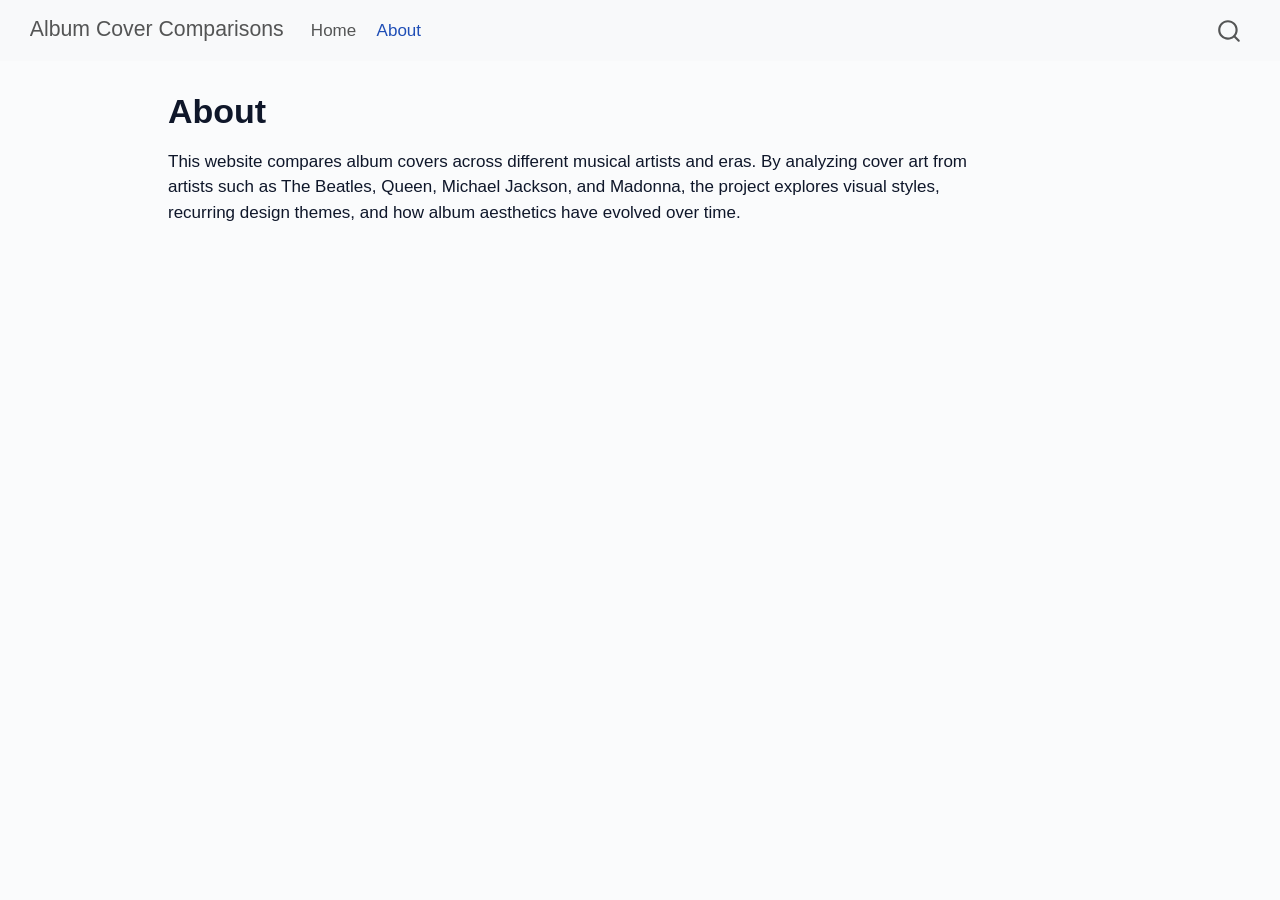
<file: about.html>
<!DOCTYPE html>
<html xmlns="http://www.w3.org/1999/xhtml" lang="en" xml:lang="en"><head>

<meta charset="utf-8">
<meta name="generator" content="quarto-1.10.18">

<meta name="viewport" content="width=device-width, initial-scale=1.0, user-scalable=yes">


<title>About – Album Cover Comparisons</title>
<style>
/* Default styles provided by pandoc.
** See https://pandoc.org/MANUAL.html#variables-for-html for config info.
*/
span.smallcaps{font-variant: small-caps;}
div.columns{display: flex; gap: 1.5em;}
div.column{flex: auto;}
@media screen {
div.columns{gap: min(4vw, 1.5em);}
div.column{overflow-x: auto;}
}
div.hanging-indent{margin-left: 1.5em; text-indent: -1.5em;}
ul.task-list{list-style: none;}
ul.task-list li input[type="checkbox"] {
  width: 0.8em;
  margin: 0 0.8em 0.2em -1em; /* quarto-specific, see https://github.com/quarto-dev/quarto-cli/issues/4556 */ 
  vertical-align: middle;
}
</style>


<script src="site_libs/quarto-nav/quarto-nav.js"></script>
<script src="site_libs/quarto-nav/headroom.min.js"></script>
<script src="site_libs/clipboard/clipboard.min.js"></script>
<script src="site_libs/quarto-search/autocomplete.umd.js"></script>
<script src="site_libs/quarto-search/fuse.min.js"></script>
<script src="site_libs/quarto-search/quarto-search.js"></script>
<meta name="quarto:offset" content="./">
<script src="site_libs/quarto-html/quarto.js" type="module"></script>
<script src="site_libs/quarto-html/tabsets/tabsets.js" type="module"></script>
<script src="site_libs/quarto-html/popper.min.js"></script>
<script src="site_libs/quarto-html/tippy.umd.min.js"></script>
<script src="site_libs/quarto-html/anchor.min.js"></script>
<link href="site_libs/quarto-html/tippy.css" rel="stylesheet">
<link href="site_libs/quarto-html/quarto-syntax-highlighting-64a204ab8560d761af7679ceaba22944.css" rel="stylesheet" id="quarto-text-highlighting-styles">
<script src="site_libs/bootstrap/bootstrap.min.js"></script>
<link href="site_libs/bootstrap/bootstrap-icons.css" rel="stylesheet">
<link href="site_libs/bootstrap/bootstrap-3eaf8885052e939fbbbe2bfb513fc417.min.css" rel="stylesheet" append-hash="true" id="quarto-bootstrap" data-mode="light">
<script id="quarto-search-options" type="application/json">{
  "location": "navbar",
  "copy-button": false,
  "collapse-after": 3,
  "panel-placement": "end",
  "type": "overlay",
  "limit": 50,
  "keyboard-shortcut": [
    "f",
    "/",
    "s"
  ],
  "show-item-context": false,
  "language": {
    "search-no-results-text": "No results",
    "search-matching-documents-text": "matching documents",
    "search-copy-link-title": "Copy link to search",
    "search-hide-matches-text": "Hide additional matches",
    "search-more-match-text": "more match in this document",
    "search-more-matches-text": "more matches in this document",
    "search-clear-button-title": "Clear",
    "search-text-placeholder": "",
    "search-detached-cancel-button-title": "Cancel",
    "search-submit-button-title": "Submit",
    "search-label": "Search"
  }
}</script>


<link rel="stylesheet" href="styles.css">
</head>

<body class="nav-fixed quarto-light">

<div id="quarto-search-results"></div>
  <header id="quarto-header" class="headroom fixed-top">
    <nav class="navbar navbar-expand-lg " data-bs-theme="dark">
      <div class="navbar-container container-fluid">
      <div class="navbar-brand-container mx-auto">
    <a class="navbar-brand" href="./index.html">
    <span class="navbar-title">Album Cover Comparisons</span>
    </a>
  </div>
            <div id="quarto-search" class="" title="Search"></div>
          <button class="navbar-toggler" type="button" data-bs-toggle="collapse" data-bs-target="#navbarCollapse" aria-controls="navbarCollapse" role="menu" aria-expanded="false" aria-label="Toggle navigation" onclick="if (window.quartoToggleHeadroom) { window.quartoToggleHeadroom(); }">
  <span class="navbar-toggler-icon"></span>
</button>
          <div class="collapse navbar-collapse" id="navbarCollapse">
            <ul class="navbar-nav navbar-nav-scroll me-auto">
  <li class="nav-item">
    <a class="nav-link" href="./index.html"> 
<span class="menu-text">Home</span></a>
  </li>  
  <li class="nav-item">
    <a class="nav-link active" href="./about.html" aria-current="page"> 
<span class="menu-text">About</span></a>
  </li>  
</ul>
          </div> <!-- /navcollapse -->
            <div class="quarto-navbar-tools">
</div>
      </div> <!-- /container-fluid -->
    </nav>
</header>
<!-- content -->
<div id="quarto-content" class="quarto-container page-columns page-rows-contents page-layout-article page-navbar">
<!-- sidebar -->
<!-- margin-sidebar -->
    <div id="quarto-margin-sidebar" class="sidebar margin-sidebar zindex-bottom">
        
    </div>
<!-- main -->
<main class="content" id="quarto-document-content">

<header id="title-block-header" class="quarto-title-block default">
<div class="quarto-title">
<h1 class="title">About</h1>
</div>



<div class="quarto-title-meta">

    
  
    
  </div>
  


</header>


<p>This website compares album covers across different musical artists and eras. By analyzing cover art from artists such as The Beatles, Queen, Michael Jackson, and Madonna, the project explores visual styles, recurring design themes, and how album aesthetics have evolved over time.</p>



</main> <!-- /main -->
<script id="quarto-html-after-body" type="application/javascript">
  window.document.addEventListener("DOMContentLoaded", function (event) {
    const icon = "";
    const anchorJS = new window.AnchorJS();
    anchorJS.options = {
      placement: 'right',
      icon: icon
    };
    anchorJS.add('.anchored');
    const isCodeAnnotation = (el) => {
      for (const clz of el.classList) {
        if (clz.startsWith('code-annotation-')) {                     
          return true;
        }
      }
      return false;
    }
    const onCopySuccess = function(e) {
      // button target
      const button = e.trigger;
      // don't keep focus
      button.blur();
      // flash "checked"
      button.classList.add('code-copy-button-checked');
      var currentTitle = button.getAttribute("title");
      button.setAttribute("title", "Copied!");
      let tooltip;
      if (window.bootstrap) {
        button.setAttribute("data-bs-toggle", "tooltip");
        button.setAttribute("data-bs-placement", "left");
        button.setAttribute("data-bs-title", "Copied!");
        tooltip = new bootstrap.Tooltip(button, 
          { trigger: "manual", 
            customClass: "code-copy-button-tooltip",
            offset: [0, -8]});
        tooltip.show();    
      }
      setTimeout(function() {
        if (tooltip) {
          tooltip.hide();
          button.removeAttribute("data-bs-title");
          button.removeAttribute("data-bs-toggle");
          button.removeAttribute("data-bs-placement");
        }
        button.setAttribute("title", currentTitle);
        button.classList.remove('code-copy-button-checked');
      }, 1000);
      // clear code selection
      e.clearSelection();
    }
    const getTextToCopy = function(trigger) {
      const outerScaffold = trigger.parentElement.cloneNode(true);
      const codeEl = outerScaffold.querySelector('code');
      for (const childEl of codeEl.children) {
        if (isCodeAnnotation(childEl)) {
          childEl.remove();
        }
      }
      return codeEl.innerText;
    }
    const clipboard = new window.ClipboardJS('.code-copy-button:not([data-in-quarto-modal])', {
      text: getTextToCopy
    });
    clipboard.on('success', onCopySuccess);
    if (window.document.getElementById('quarto-embedded-source-code-modal')) {
      const clipboardModal = new window.ClipboardJS('.code-copy-button[data-in-quarto-modal]', {
        text: getTextToCopy,
        container: window.document.getElementById('quarto-embedded-source-code-modal')
      });
      clipboardModal.on('success', onCopySuccess);
    }
      var localhostRegex = new RegExp(/^(?:http|https):\/\/localhost\:?[0-9]*\//);
      var mailtoRegex = new RegExp(/^mailto:/);
        var filterRegex = new RegExp("https:\/\/JMercado30\.github\.io\/albums\/");
      var isInternal = (href) => {
          return filterRegex.test(href) || localhostRegex.test(href) || mailtoRegex.test(href);
      }
      // Inspect non-navigation links and adorn them if external
     var links = window.document.querySelectorAll('a[href]:not(.nav-link):not(.navbar-brand):not(.toc-action):not(.sidebar-link):not(.sidebar-item-toggle):not(.pagination-link):not(.no-external):not([aria-hidden]):not(.dropdown-item):not(.quarto-navigation-tool):not(.about-link)');
      for (var i=0; i<links.length; i++) {
        const link = links[i];
        if (!isInternal(link.href)) {
          // undo the damage that might have been done by quarto-nav.js in the case of
          // links that we want to consider external
          if (link.dataset.originalHref !== undefined) {
            link.href = link.dataset.originalHref;
          }
        }
      }
    function tippyHover(el, contentFn, onTriggerFn, onUntriggerFn) {
      const config = {
        allowHTML: true,
        maxWidth: 500,
        delay: 100,
        arrow: false,
        appendTo: function(el) {
            return el.parentElement;
        },
        interactive: true,
        interactiveBorder: 10,
        theme: 'quarto',
        placement: 'bottom-start',
      };
      if (contentFn) {
        config.content = contentFn;
      }
      if (onTriggerFn) {
        config.onTrigger = onTriggerFn;
      }
      if (onUntriggerFn) {
        config.onUntrigger = onUntriggerFn;
      }
      window.tippy(el, config); 
    }
    const noterefs = window.document.querySelectorAll('a[role="doc-noteref"]');
    for (var i=0; i<noterefs.length; i++) {
      const ref = noterefs[i];
      tippyHover(ref, function() {
        // use id or data attribute instead here
        let href = ref.getAttribute('data-footnote-href') || ref.getAttribute('href');
        try { href = new URL(href).hash; } catch {}
        const id = href.replace(/^#\/?/, "");
        const note = window.document.getElementById(id);
        if (note) {
          return note.innerHTML;
        } else {
          return "";
        }
      });
    }
    const xrefs = window.document.querySelectorAll('a.quarto-xref');
    const processXRef = (id, note) => {
      // Strip column container classes
      const stripColumnClz = (el) => {
        el.classList.remove("page-full", "page-columns");
        if (el.children) {
          for (const child of el.children) {
            stripColumnClz(child);
          }
        }
      }
      stripColumnClz(note)
      if (id === null || id.startsWith('sec-')) {
        // Special case sections, only their first couple elements
        const container = document.createElement("div");
        if (note.children && note.children.length > 2) {
          container.appendChild(note.children[0].cloneNode(true));
          for (let i = 1; i < note.children.length; i++) {
            const child = note.children[i];
            if (child.tagName === "P" && child.innerText === "") {
              continue;
            } else {
              container.appendChild(child.cloneNode(true));
              break;
            }
          }
          if (window.Quarto?.typesetMath) {
            window.Quarto.typesetMath(container);
          }
          return container.innerHTML
        } else {
          if (window.Quarto?.typesetMath) {
            window.Quarto.typesetMath(note);
          }
          return note.innerHTML;
        }
      } else {
        // Remove any anchor links if they are present
        const anchorLink = note.querySelector('a.anchorjs-link');
        if (anchorLink) {
          anchorLink.remove();
        }
        if (window.Quarto?.typesetMath) {
          window.Quarto.typesetMath(note);
        }
        if (note.classList.contains("callout")) {
          return note.outerHTML;
        } else {
          return note.innerHTML;
        }
      }
    }
    for (var i=0; i<xrefs.length; i++) {
      const xref = xrefs[i];
      tippyHover(xref, undefined, function(instance) {
        instance.disable();
        let url = xref.getAttribute('href');
        let hash = undefined; 
        if (url.startsWith('#')) {
          hash = url;
        } else {
          try { hash = new URL(url).hash; } catch {}
        }
        if (hash) {
          const id = hash.replace(/^#\/?/, "");
          const note = window.document.getElementById(id);
          if (note !== null) {
            try {
              const html = processXRef(id, note.cloneNode(true));
              instance.setContent(html);
            } finally {
              instance.enable();
              instance.show();
            }
          } else {
            // See if we can fetch this
            fetch(url.split('#')[0])
            .then(res => res.text())
            .then(html => {
              const parser = new DOMParser();
              const htmlDoc = parser.parseFromString(html, "text/html");
              const note = htmlDoc.getElementById(id);
              if (note !== null) {
                const html = processXRef(id, note);
                instance.setContent(html);
              } 
            }).finally(() => {
              instance.enable();
              instance.show();
            });
          }
        } else {
          // See if we can fetch a full url (with no hash to target)
          // This is a special case and we should probably do some content thinning / targeting
          fetch(url)
          .then(res => res.text())
          .then(html => {
            const parser = new DOMParser();
            const htmlDoc = parser.parseFromString(html, "text/html");
            const note = htmlDoc.querySelector('main.content');
            if (note !== null) {
              // This should only happen for chapter cross references
              // (since there is no id in the URL)
              // remove the first header
              if (note.children.length > 0 && note.children[0].tagName === "HEADER") {
                note.children[0].remove();
              }
              const html = processXRef(null, note);
              instance.setContent(html);
            } 
          }).finally(() => {
            instance.enable();
            instance.show();
          });
        }
      }, function(instance) {
      });
    }
        let selectedAnnoteEl;
        const selectorForAnnotation = ( cell, annotation) => {
          let cellAttr = 'data-code-cell="' + cell + '"';
          let lineAttr = 'data-code-annotation="' +  annotation + '"';
          const selector = 'span[' + cellAttr + '][' + lineAttr + ']';
          return selector;
        }
        const selectCodeLines = (annoteEl) => {
          const doc = window.document;
          const targetCell = annoteEl.getAttribute("data-target-cell");
          const targetAnnotation = annoteEl.getAttribute("data-target-annotation");
          const annoteSpan = window.document.querySelector(selectorForAnnotation(targetCell, targetAnnotation));
          const lines = annoteSpan.getAttribute("data-code-lines").split(",");
          const lineIds = lines.map((line) => {
            return targetCell + "-" + line;
          })
          let top = null;
          let height = null;
          let parent = null;
          if (lineIds.length > 0) {
              //compute the position of the single el (top and bottom and make a div)
              const el = window.document.getElementById(lineIds[0]);
              top = el.offsetTop;
              height = el.offsetHeight;
              parent = el.parentElement.parentElement;
            if (lineIds.length > 1) {
              const lastEl = window.document.getElementById(lineIds[lineIds.length - 1]);
              const bottom = lastEl.offsetTop + lastEl.offsetHeight;
              height = bottom - top;
            }
            if (top !== null && height !== null && parent !== null) {
              // cook up a div (if necessary) and position it 
              let div = window.document.getElementById("code-annotation-line-highlight");
              if (div === null) {
                div = window.document.createElement("div");
                div.setAttribute("id", "code-annotation-line-highlight");
                div.style.position = 'absolute';
                parent.appendChild(div);
              }
              div.style.top = top - 2 + "px";
              div.style.height = height + 4 + "px";
              div.style.left = 0;
              let gutterDiv = window.document.getElementById("code-annotation-line-highlight-gutter");
              if (gutterDiv === null) {
                gutterDiv = window.document.createElement("div");
                gutterDiv.setAttribute("id", "code-annotation-line-highlight-gutter");
                gutterDiv.style.position = 'absolute';
                const codeCell = window.document.getElementById(targetCell);
                const gutter = codeCell.querySelector('.code-annotation-gutter');
                gutter.appendChild(gutterDiv);
              }
              gutterDiv.style.top = top - 2 + "px";
              gutterDiv.style.height = height + 4 + "px";
            }
            selectedAnnoteEl = annoteEl;
          }
        };
        const unselectCodeLines = () => {
          const elementsIds = ["code-annotation-line-highlight", "code-annotation-line-highlight-gutter"];
          elementsIds.forEach((elId) => {
            const div = window.document.getElementById(elId);
            if (div) {
              div.remove();
            }
          });
          selectedAnnoteEl = undefined;
        };
          // Handle positioning of the toggle
      window.addEventListener(
        "resize",
        throttle(() => {
          elRect = undefined;
          if (selectedAnnoteEl) {
            selectCodeLines(selectedAnnoteEl);
          }
        }, 10)
      );
      function throttle(fn, ms) {
      let throttle = false;
      let timer;
        return (...args) => {
          if(!throttle) { // first call gets through
              fn.apply(this, args);
              throttle = true;
          } else { // all the others get throttled
              if(timer) clearTimeout(timer); // cancel #2
              timer = setTimeout(() => {
                fn.apply(this, args);
                timer = throttle = false;
              }, ms);
          }
        };
      }
        // Attach click handler to the DT
        const annoteDls = window.document.querySelectorAll('dt[data-target-cell]');
        for (const annoteDlNode of annoteDls) {
          annoteDlNode.addEventListener('click', (event) => {
            const clickedEl = event.target;
            if (clickedEl !== selectedAnnoteEl) {
              unselectCodeLines();
              const activeEl = window.document.querySelector('dt[data-target-cell].code-annotation-active');
              if (activeEl) {
                activeEl.classList.remove('code-annotation-active');
              }
              selectCodeLines(clickedEl);
              clickedEl.classList.add('code-annotation-active');
            } else {
              // Unselect the line
              unselectCodeLines();
              clickedEl.classList.remove('code-annotation-active');
            }
          });
        }
    const findCites = (el) => {
      const parentEl = el.parentElement;
      if (parentEl) {
        const cites = parentEl.dataset.cites;
        if (cites) {
          return {
            el,
            cites: cites.split(' ')
          };
        } else {
          return findCites(el.parentElement)
        }
      } else {
        return undefined;
      }
    };
    var bibliorefs = window.document.querySelectorAll('a[role="doc-biblioref"]');
    for (var i=0; i<bibliorefs.length; i++) {
      const ref = bibliorefs[i];
      const citeInfo = findCites(ref);
      if (citeInfo) {
        tippyHover(citeInfo.el, function() {
          var popup = window.document.createElement('div');
          citeInfo.cites.forEach(function(cite) {
            var citeDiv = window.document.createElement('div');
            citeDiv.classList.add('hanging-indent');
            citeDiv.classList.add('csl-entry');
            var biblioDiv = window.document.getElementById('ref-' + cite);
            if (biblioDiv) {
              citeDiv.innerHTML = biblioDiv.innerHTML;
            }
            popup.appendChild(citeDiv);
          });
          return popup.innerHTML;
        });
      }
    }
  });
  </script>
</div> <!-- /content -->




</body></html>
</file>
<file: site_libs/quarto-html/tippy.css>
.tippy-box[data-animation=fade][data-state=hidden]{opacity:0}[data-tippy-root]{max-width:calc(100vw - 10px)}.tippy-box{position:relative;background-color:#333;color:#fff;border-radius:4px;font-size:14px;line-height:1.4;white-space:normal;outline:0;transition-property:transform,visibility,opacity}.tippy-box[data-placement^=top]>.tippy-arrow{bottom:0}.tippy-box[data-placement^=top]>.tippy-arrow:before{bottom:-7px;left:0;border-width:8px 8px 0;border-top-color:initial;transform-origin:center top}.tippy-box[data-placement^=bottom]>.tippy-arrow{top:0}.tippy-box[data-placement^=bottom]>.tippy-arrow:before{top:-7px;left:0;border-width:0 8px 8px;border-bottom-color:initial;transform-origin:center bottom}.tippy-box[data-placement^=left]>.tippy-arrow{right:0}.tippy-box[data-placement^=left]>.tippy-arrow:before{border-width:8px 0 8px 8px;border-left-color:initial;right:-7px;transform-origin:center left}.tippy-box[data-placement^=right]>.tippy-arrow{left:0}.tippy-box[data-placement^=right]>.tippy-arrow:before{left:-7px;border-width:8px 8px 8px 0;border-right-color:initial;transform-origin:center right}.tippy-box[data-inertia][data-state=visible]{transition-timing-function:cubic-bezier(.54,1.5,.38,1.11)}.tippy-arrow{width:16px;height:16px;color:#333}.tippy-arrow:before{content:"";position:absolute;border-color:transparent;border-style:solid}.tippy-content{position:relative;padding:5px 9px;z-index:1}
</file>
<file: site_libs/quarto-html/quarto-syntax-highlighting-64a204ab8560d761af7679ceaba22944.css>
/* quarto syntax highlight colors */
:root {
  --quarto-hl-ot-color: #003B4F;
  --quarto-hl-at-color: #657422;
  --quarto-hl-ss-color: #20794D;
  --quarto-hl-an-color: #5E5E5E;
  --quarto-hl-fu-color: #4758AB;
  --quarto-hl-st-color: #20794D;
  --quarto-hl-cf-color: #003B4F;
  --quarto-hl-op-color: #5E5E5E;
  --quarto-hl-er-color: #AD0000;
  --quarto-hl-bn-color: #AD0000;
  --quarto-hl-al-color: #AD0000;
  --quarto-hl-va-color: #111111;
  --quarto-hl-bu-color: inherit;
  --quarto-hl-ex-color: inherit;
  --quarto-hl-pp-color: #AD0000;
  --quarto-hl-in-color: #5E5E5E;
  --quarto-hl-vs-color: #20794D;
  --quarto-hl-wa-color: #5E5E5E;
  --quarto-hl-do-color: #5E5E5E;
  --quarto-hl-im-color: #00769E;
  --quarto-hl-ch-color: #20794D;
  --quarto-hl-dt-color: #AD0000;
  --quarto-hl-fl-color: #AD0000;
  --quarto-hl-co-color: #5E5E5E;
  --quarto-hl-cv-color: #5E5E5E;
  --quarto-hl-cn-color: #8f5902;
  --quarto-hl-sc-color: #5E5E5E;
  --quarto-hl-dv-color: #AD0000;
  --quarto-hl-kw-color: #003B4F;
}

/* other quarto variables */
:root {
  --quarto-font-monospace: SFMono-Regular, Menlo, Monaco, Consolas, "Liberation Mono", "Courier New", monospace;
}

/* syntax highlight based on Pandoc's rules */
pre > code.sourceCode > span {
  color: #003B4F;
}

code.sourceCode > span {
  color: #003B4F;
}

div.sourceCode,
div.sourceCode pre.sourceCode {
  color: #003B4F;
}

/* Normal */
code span {
  color: #003B4F;
}

/* Alert */
code span.al {
  color: #AD0000;
  font-style: inherit;
}

/* Annotation */
code span.an {
  color: #5E5E5E;
  font-style: inherit;
}

/* Attribute */
code span.at {
  color: #657422;
  font-style: inherit;
}

/* BaseN */
code span.bn {
  color: #AD0000;
  font-style: inherit;
}

/* BuiltIn */
code span.bu {
  font-style: inherit;
}

/* ControlFlow */
code span.cf {
  color: #003B4F;
  font-weight: bold;
  font-style: inherit;
}

/* Char */
code span.ch {
  color: #20794D;
  font-style: inherit;
}

/* Constant */
code span.cn {
  color: #8f5902;
  font-style: inherit;
}

/* Comment */
code span.co {
  color: #5E5E5E;
  font-style: inherit;
}

/* CommentVar */
code span.cv {
  color: #5E5E5E;
  font-style: italic;
}

/* Documentation */
code span.do {
  color: #5E5E5E;
  font-style: italic;
}

/* DataType */
code span.dt {
  color: #AD0000;
  font-style: inherit;
}

/* DecVal */
code span.dv {
  color: #AD0000;
  font-style: inherit;
}

/* Error */
code span.er {
  color: #AD0000;
  font-style: inherit;
}

/* Extension */
code span.ex {
  font-style: inherit;
}

/* Float */
code span.fl {
  color: #AD0000;
  font-style: inherit;
}

/* Function */
code span.fu {
  color: #4758AB;
  font-style: inherit;
}

/* Import */
code span.im {
  color: #00769E;
  font-style: inherit;
}

/* Information */
code span.in {
  color: #5E5E5E;
  font-style: inherit;
}

/* Keyword */
code span.kw {
  color: #003B4F;
  font-weight: bold;
  font-style: inherit;
}

/* Operator */
code span.op {
  color: #5E5E5E;
  font-style: inherit;
}

/* Other */
code span.ot {
  color: #003B4F;
  font-style: inherit;
}

/* Preprocessor */
code span.pp {
  color: #AD0000;
  font-style: inherit;
}

/* SpecialChar */
code span.sc {
  color: #5E5E5E;
  font-style: inherit;
}

/* SpecialString */
code span.ss {
  color: #20794D;
  font-style: inherit;
}

/* String */
code span.st {
  color: #20794D;
  font-style: inherit;
}

/* Variable */
code span.va {
  color: #111111;
  font-style: inherit;
}

/* VerbatimString */
code span.vs {
  color: #20794D;
  font-style: inherit;
}

/* Warning */
code span.wa {
  color: #5E5E5E;
  font-style: italic;
}

.prevent-inlining {
  content: "</";
}

/*# sourceMappingURL=9d8d5bb603a83b8298b89080a598c93b.css.map */
</file>
<file: styles.css>
/* Professional Modern Album Comparison Styles */

:root {
  --font-sans: -apple-system, BlinkMacSystemFont, "Segoe UI", Roboto, "Helvetica Neue", Arial, sans-serif;
  --color-bg-subtle: #f8fafc;
  --color-border: #e2e8f0;
  --color-text-main: #0f172a;
  --color-text-muted: #64748b;
  --color-brand: #0f172a;
}

body {
  font-family: var(--font-sans);
  color: var(--color-text-main);
  background-color: #fafbfc;
  -webkit-font-smoothing: antialiased;
}

.comparison-container {
  display: flex;
  flex-direction: column;
  gap: 1.5rem;
  margin: 1rem auto 2.5rem;
  max-width: 880px;
}

/* Elevated Controls Card */
.controls-card {
  background: #ffffff;
  border: 1px solid var(--color-border);
  border-radius: 16px;
  padding: 1.35rem 1.5rem;
  box-shadow: 0 4px 20px -2px rgba(15, 23, 42, 0.04), 0 2px 6px -1px rgba(15, 23, 42, 0.02);
}

.selector-grid {
  display: grid;
  grid-template-columns: 1fr 1fr;
  gap: 1.25rem;
  margin-bottom: 1.1rem;
}

@media (max-width: 640px) {
  .selector-grid {
    grid-template-columns: 1fr;
    gap: 0.85rem;
  }
}

.select-group label {
  font-weight: 700;
  font-size: 0.76rem;
  text-transform: uppercase;
  letter-spacing: 0.05em;
  color: var(--color-text-muted);
  margin-bottom: 0.45rem;
  display: block;
}

.album-select {
  width: 100%;
  padding: 0.6rem 2.2rem 0.6rem 0.9rem;
  border-radius: 10px;
  border: 1px solid #cbd5e1;
  font-size: 0.9rem;
  font-weight: 500;
  color: #1e293b;
  background-color: #f8fafc;
  background-image: url("data:image/svg+xml,%3Csvg xmlns='http://www.w3.org/2000/svg' fill='none' viewBox='0 0 24 24' stroke='%2364748b' stroke-width='2'%3E%3Cpath stroke-linecap='round' stroke-linejoin='round' d='M19 9l-7 7-7-7'%3E%3C/path%3E%3C/svg%3E");
  background-repeat: no-repeat;
  background-position: right 0.75rem center;
  background-size: 1rem;
  appearance: none;
  -webkit-appearance: none;
  cursor: pointer;
  transition: all 0.15s ease-in-out;
}

.album-select:hover {
  background-color: #ffffff;
  border-color: #94a3b8;
}

.album-select:focus {
  outline: none;
  border-color: #2563eb;
  background-color: #ffffff;
  box-shadow: 0 0 0 3px rgba(37, 99, 235, 0.15);
}

/* Modern Segmented Control */
.mode-toggles {
  display: flex;
  align-items: center;
  justify-content: center;
  gap: 0.35rem;
  background: #f1f5f9;
  padding: 4px;
  border-radius: 12px;
  margin: 0.5rem auto 0;
  width: fit-content;
  max-width: 100%;
}

.mode-btn {
  border: none;
  background: transparent;
  color: #64748b;
  padding: 0.45rem 1.15rem;
  border-radius: 8px;
  font-size: 0.85rem;
  font-weight: 600;
  cursor: pointer;
  transition: all 0.2s cubic-bezier(0.4, 0, 0.2, 1);
  display: inline-flex;
  align-items: center;
  gap: 0.4rem;
}

.mode-btn:hover {
  color: #0f172a;
}

.mode-btn.active {
  background: #0f172a;
  color: #ffffff;
  box-shadow: 0 2px 8px rgba(15, 23, 42, 0.18);
}

#btnRandom {
  background: #ffffff;
  border: 1px solid #e2e8f0;
  color: #334155;
  margin-left: 0.35rem;
}

#btnRandom:hover {
  background: #f8fafc;
  color: #0f172a;
  border-color: #cbd5e1;
}

/* Viewer Frame */
.viewer-stage {
  position: relative;
  width: 100%;
  max-width: 480px;
  aspect-ratio: 1 / 1;
  margin: 0.75rem auto;
  border-radius: 16px;
  overflow: hidden;
  box-shadow: 0 16px 36px -6px rgba(15, 23, 42, 0.22), 0 0 0 1px rgba(15, 23, 42, 0.08);
  background: #09090b;
  user-select: none;
  transition: max-width 0.3s cubic-bezier(0.4, 0, 0.2, 1);
}

.viewer-stage.side-mode {
  max-width: 860px;
  aspect-ratio: auto;
  background: transparent;
  box-shadow: none;
  overflow: visible;
}

/* Split Slider Mode (strictly preserved untouched) */
.split-viewer {
  position: relative;
  width: 100%;
  height: 100%;
}

.split-layer {
  position: absolute;
  top: 0;
  left: 0;
  width: 100%;
  height: 100%;
  background-size: cover;
  background-position: center;
}

.split-top {
  width: 50%;
  overflow: hidden;
  border-right: 2px solid white;
}

.split-top .split-img {
  width: 480px;
  height: 480px;
  object-fit: cover;
}

.split-bottom .split-img {
  width: 100%;
  height: 100%;
  object-fit: cover;
}

.slider-handle {
  position: absolute;
  top: 50%;
  left: 50%;
  transform: translate(-50%, -50%);
  width: 38px;
  height: 38px;
  background: white;
  color: #212529;
  border-radius: 50%;
  box-shadow: 0 2px 8px rgba(0,0,0,0.3);
  display: flex;
  align-items: center;
  justify-content: center;
  font-size: 13px;
  font-weight: bold;
  pointer-events: none;
}

.range-input {
  position: absolute;
  top: 0;
  left: 0;
  width: 100%;
  height: 100%;
  opacity: 0;
  cursor: ew-resize;
  margin: 0;
  z-index: 10;
}

/* Upgraded Side-by-Side Mode */
.side-viewer {
  display: none;
  width: 100%;
  grid-template-columns: 1fr 1fr;
  gap: 1.5rem;
}

@media (max-width: 640px) {
  .side-viewer {
    grid-template-columns: 1fr;
    gap: 1.25rem;
  }
}

.side-panel {
  display: flex;
  flex-direction: column;
  gap: 0.65rem;
}

.side-badge {
  font-size: 0.8rem;
  font-weight: 600;
  letter-spacing: 0.01em;
  color: #334155;
  white-space: nowrap;
  overflow: hidden;
  text-overflow: ellipsis;
  padding: 0.45rem 0.85rem;
  background: #ffffff;
  border: 1px solid var(--color-border);
  border-radius: 10px;
  text-align: center;
  box-shadow: 0 1px 3px rgba(15, 23, 42, 0.04);
}

.side-img-wrapper {
  position: relative;
  width: 100%;
  aspect-ratio: 1 / 1;
  border-radius: 16px;
  overflow: hidden;
  box-shadow: 0 12px 30px -4px rgba(15, 23, 42, 0.16), 0 0 0 1px rgba(15, 23, 42, 0.06);
  background: #09090b;
}

.side-img-wrapper img {
  width: 100%;
  height: 100%;
  object-fit: cover;
  transition: transform 0.35s cubic-bezier(0.4, 0, 0.2, 1);
  cursor: zoom-in;
}

.side-img-wrapper:hover img {
  transform: scale(1.04);
}

/* Chromatic Palette Deck */
.palette-container {
  display: grid;
  grid-template-columns: 1fr 1fr;
  gap: 1.25rem;
  margin-top: 1rem;
}

@media (max-width: 640px) {
  .palette-container {
    grid-template-columns: 1fr;
    gap: 0.85rem;
  }
}

.palette-card {
  background: #ffffff;
  border: 1px solid var(--color-border);
  border-radius: 14px;
  padding: 0.9rem 1.1rem;
  box-shadow: 0 2px 8px -1px rgba(15, 23, 42, 0.03);
}

.palette-title {
  font-size: 0.76rem;
  font-weight: 700;
  text-transform: uppercase;
  letter-spacing: 0.05em;
  color: var(--color-text-muted);
  margin-bottom: 0.55rem;
  white-space: nowrap;
  overflow: hidden;
  text-overflow: ellipsis;
}

.swatch-row {
  display: flex;
  height: 36px;
  border-radius: 8px;
  overflow: hidden;
  box-shadow: inset 0 0 0 1px rgba(15, 23, 42, 0.08);
}

.swatch {
  flex: 1;
  transition: transform 0.2s cubic-bezier(0.4, 0, 0.2, 1);
  cursor: pointer;
}

.swatch:hover {
  transform: scaleY(1.2);
  z-index: 5;
  box-shadow: 0 4px 10px rgba(0, 0, 0, 0.25);
}

/* Comparison Analysis Card */
.analysis-card {
  background: #ffffff;
  border: 1px solid var(--color-border);
  border-radius: 16px;
  padding: 1.5rem 1.65rem;
  margin-top: 1.25rem;
  box-shadow: 0 4px 20px -2px rgba(15, 23, 42, 0.04);
}

.analysis-card h3 {
  margin-top: 0;
  margin-bottom: 1.1rem;
  font-size: 1.15rem;
  font-weight: 700;
  letter-spacing: -0.015em;
  color: var(--color-text-main);
  display: flex;
  align-items: center;
  gap: 0.5rem;
}

.analysis-grid {
  display: grid;
  grid-template-columns: 1fr 1fr;
  gap: 1.25rem;
}

@media (max-width: 640px) {
  .analysis-grid {
    grid-template-columns: 1fr;
  }
}

.analysis-col {
  background: var(--color-bg-subtle);
  border: 1px solid var(--color-border);
  border-radius: 12px;
  padding: 1.1rem 1.25rem;
}

.analysis-col-title {
  font-size: 0.8rem;
  font-weight: 700;
  text-transform: uppercase;
  letter-spacing: 0.04em;
  margin-bottom: 0.75rem;
  display: flex;
  align-items: center;
  gap: 0.45rem;
}

.analysis-col-title.sim {
  color: #15803d;
}

.analysis-col-title.diff {
  color: #be185d;
}

.analysis-list {
  margin: 0;
  padding: 0;
  list-style: none;
  font-size: 0.88rem;
  color: #334155;
  line-height: 1.55;
  display: flex;
  flex-direction: column;
  gap: 0.6rem;
}

.analysis-list li {
  position: relative;
  padding-left: 1.2rem;
}

.analysis-list li::before {
  content: "•";
  position: absolute;
  left: 0.2rem;
  color: #94a3b8;
  font-weight: bold;
}

.analysis-list strong {
  color: #0f172a;
}
</file>
